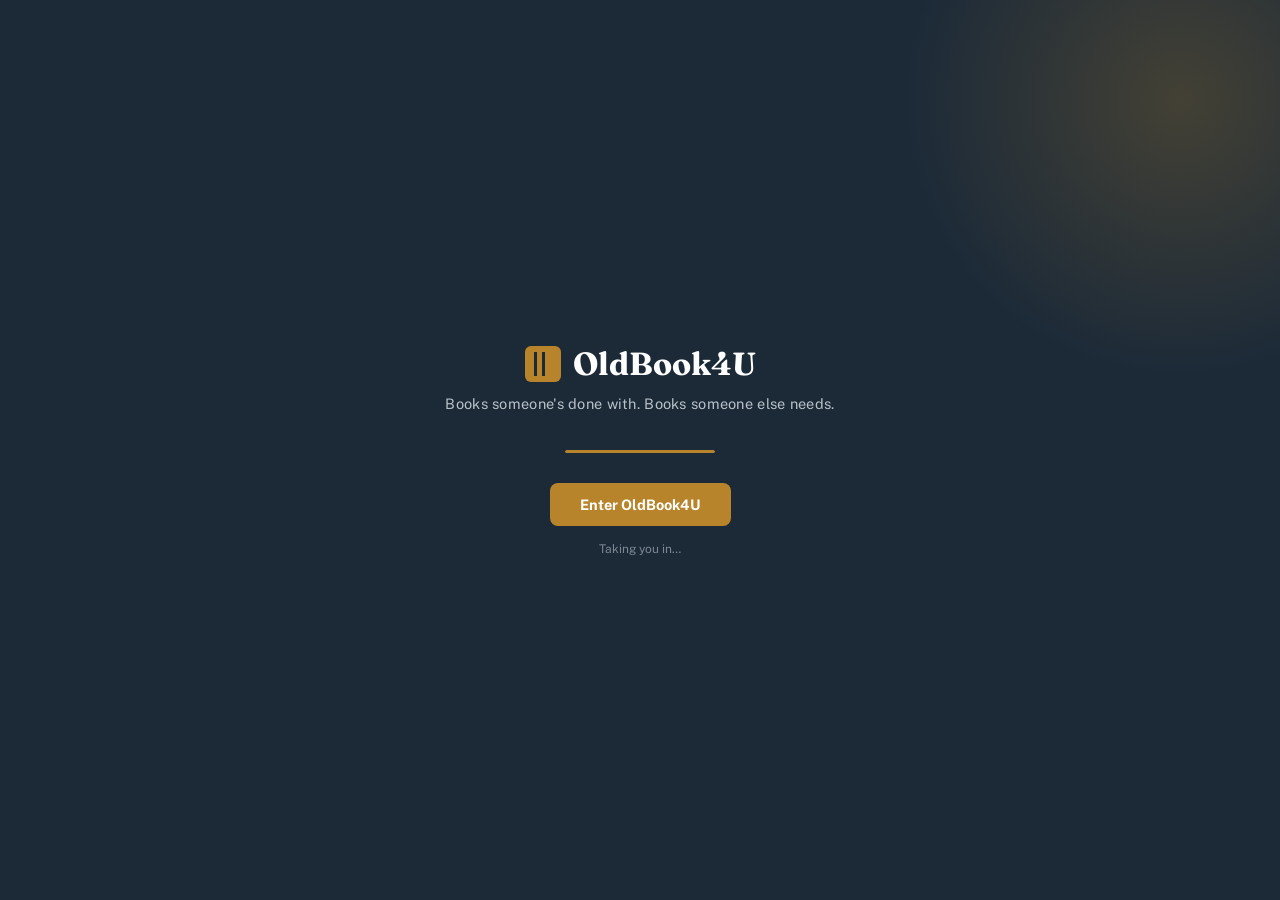
<file: index.html>
<!DOCTYPE html>
<html lang="en">
<head>
<meta charset="UTF-8">
<meta name="viewport" content="width=device-width, initial-scale=1.0">
<title>OldBook4U — Buy & sell used books near you</title>
<meta name="description" content="Find secondhand school, college and entrance exam books near you, or sell the ones you've outgrown.">
<link rel="preconnect" href="https://fonts.googleapis.com">
<link href="https://fonts.googleapis.com/css2?family=Fraunces:ital,opsz,wght@0,9..144,500;0,9..144,600;0,9..144,700&family=Public+Sans:wght@400;500;600;700&display=swap" rel="stylesheet">
<style>
  *{box-sizing:border-box; margin:0; padding:0;}
  html,body{ height:100%; }
  body{
    background:#1C2A38;
    color:#F3EEDF;
    font-family:'Public Sans', sans-serif;
    display:flex; align-items:center; justify-content:center;
    overflow:hidden;
    position:relative;
  }
  .glow{
    position:absolute; width:600px; height:600px; border-radius:50%;
    background:radial-gradient(circle, rgba(184,132,43,0.25), transparent 65%);
    top:-200px; right:-200px; pointer-events:none;
  }
  .splash{
    text-align:center; position:relative; z-index:2;
    animation:riseIn .7s ease both;
  }
  @keyframes riseIn{ from{opacity:0; transform:translateY(14px);} to{opacity:1; transform:translateY(0);} }

  .logo{
    display:flex; align-items:center; justify-content:center; gap:12px;
    font-family:'Fraunces', serif; font-weight:700; font-size:32px; color:#fff;
  }
  .mark{
    width:36px; height:36px; background:#B8842B; border-radius:6px; position:relative; flex:none;
  }
  .mark::after,.mark::before{ content:""; position:absolute; top:6px; bottom:6px; width:3px; background:#1C2A38; }
  .mark::after{ left:9px; }
  .mark::before{ left:17px; }

  .tagline{ margin-top:12px; font-size:14.5px; color:#B7C0C8; letter-spacing:.02em; }

  .loader{
    margin:38px auto 0;
    width:150px; height:3px; background:rgba(255,255,255,0.12); border-radius:99px; overflow:hidden;
  }
  .loader-bar{
    height:100%; width:0%; background:#B8842B; border-radius:99px;
    animation:load 1.1s ease forwards;
  }
  @keyframes load{ to{ width:100%; } }

  .enter-btn{
    display:none;
    margin-top:30px;
    background:#B8842B; color:#fff; border:none;
    padding:13px 30px; border-radius:8px;
    font-family:'Public Sans', sans-serif; font-weight:700; font-size:14.5px;
    cursor:pointer;
  }
  .enter-btn:hover{ background:#8F6420; }

  .skip-note{ margin-top:16px; font-size:12px; color:#7C8792; }
</style>
</head>
<body>
  <div class="glow"></div>
  <div class="splash">
    <div class="logo"><span class="mark"></span> OldBook4U</div>
    <p class="tagline">Books someone's done with. Books someone else needs.</p>
    <div class="loader"><div class="loader-bar" id="loaderBar"></div></div>
    <button class="enter-btn" id="enterBtn" onclick="goToApp()">Enter OldBook4U</button>
    <p class="skip-note" id="skipNote">Loading your local book marketplace…</p>
  </div>

<script>
  function goToApp(){
    window.location.href = 'app.html';
  }
  // Auto-advance shortly after the loader finishes; also offer a manual
  // button in case the browser blocks auto-redirects.
  setTimeout(() => {
    document.getElementById('enterBtn').style.display = 'inline-block';
    document.getElementById('skipNote').textContent = "Taking you in…";
  }, 900);
  setTimeout(goToApp, 1500);
</script>
</body>
</html>
</file>
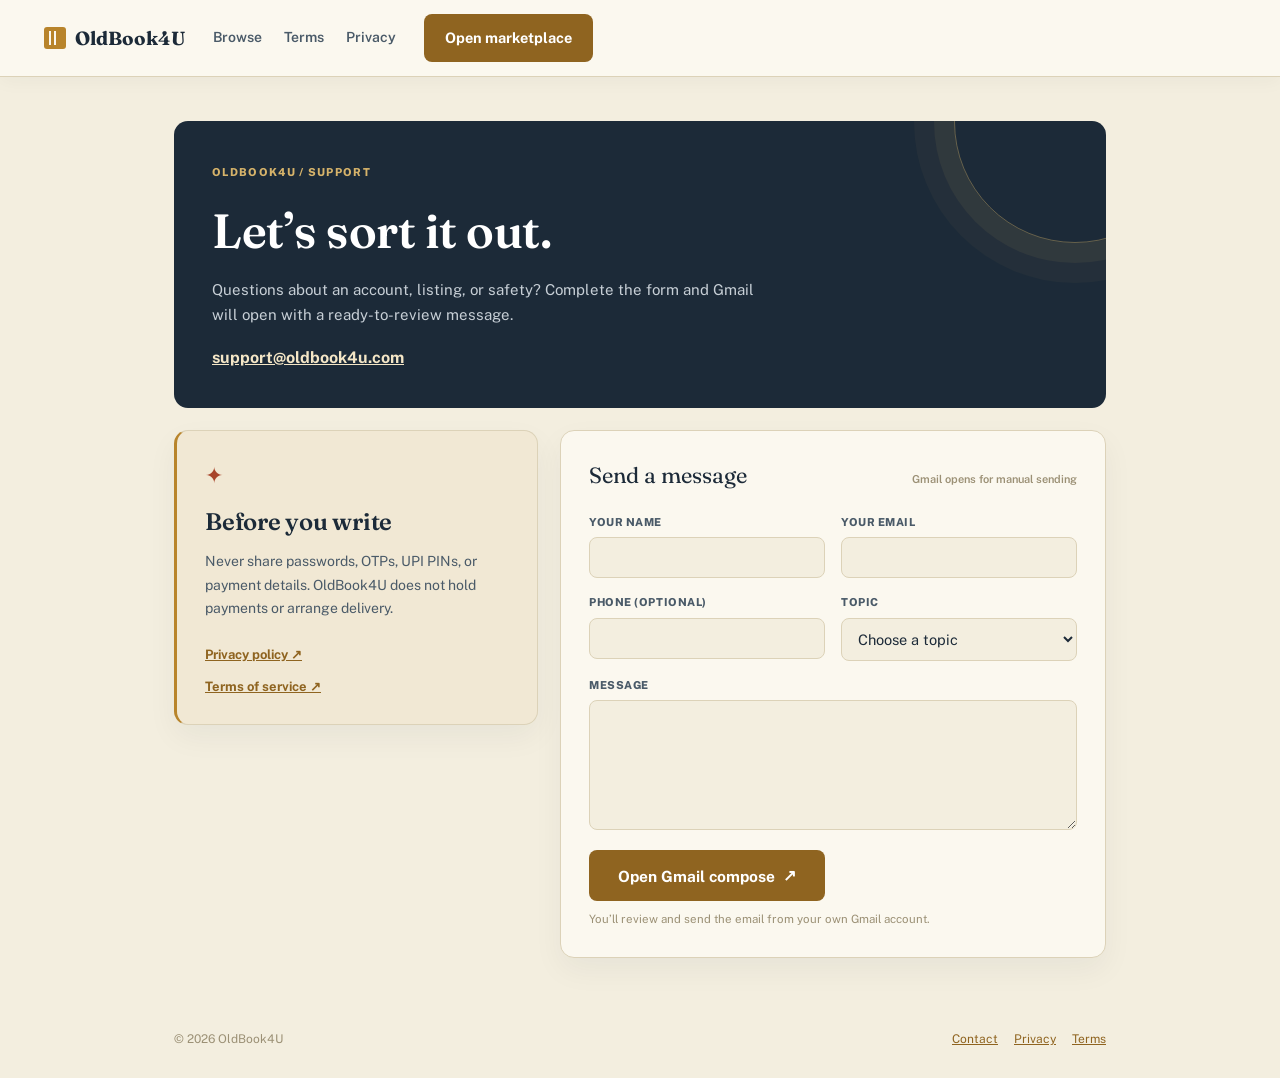
<file: contact.html>
<!DOCTYPE html>
<html lang="en">
<head>
<meta charset="UTF-8">
<meta name="viewport" content="width=device-width, initial-scale=1.0">
<title>Contact OldBook4U</title>
<meta name="description" content="Contact OldBook4U support.">
<link rel="preconnect" href="https://fonts.googleapis.com">
<link href="https://fonts.googleapis.com/css2?family=Fraunces:ital,opsz,wght@0,9..144,400;0,9..144,500;0,9..144,600;0,9..144,700&family=Public+Sans:wght@400;500;600;700;800&display=swap" rel="stylesheet">
<link rel="stylesheet" href="style.css">
</head>
<body class="contact-body">
<header class="navbar">
  <div class="nav-inner">
    <a href="app.html" class="logo"><span class="mark"></span> OldBook4U</a>
    <nav class="nav-links"><a href="app.html">Browse</a><a href="tos.html">Terms</a><a href="privacypolicy.html">Privacy</a></nav>
    <div class="nav-actions"><a class="btn btn-solid" href="app.html">Open marketplace</a></div>
  </div>
</header>
<main class="contact-page">
  <section class="contact-intro">
    <span class="contact-eyebrow">OldBook4U / Support</span>
    <h1>Let’s sort it out.</h1>
    <p>Questions about an account, listing, or safety? Complete the form and Gmail will open with a ready-to-review message.</p>
    <a class="contact-email" href="mailto:support@oldbook4u.com">support@oldbook4u.com</a>
  </section>
  <section class="contact-layout">
    <div class="contact-note">
      <span class="contact-note-mark">✦</span>
      <h2>Before you write</h2>
      <p>Never share passwords, OTPs, UPI PINs, or payment details. OldBook4U does not hold payments or arrange delivery.</p>
      <div class="contact-note-links"><a href="privacypolicy.html">Privacy policy <span>↗</span></a><a href="tos.html">Terms of service <span>↗</span></a></div>
    </div>
    <form class="contact-form" id="contactForm">
      <div class="contact-form-heading"><span>Send a message</span><small>Gmail opens for manual sending</small></div>
      <div class="contact-form-grid">
        <label class="field"><span>Your name</span><input id="contactName" maxlength="100" required></label>
        <label class="field"><span>Your email</span><input id="contactEmail" type="email" maxlength="160" required></label>
        <label class="field"><span>Phone (optional)</span><input id="contactPhone" type="tel" maxlength="20"></label>
        <label class="field"><span>Topic</span><select id="contactTopic" required><option value="">Choose a topic</option><option>Account help</option><option>Listing or seller report</option><option>Safety concern</option><option>Technical issue</option><option>General question</option></select></label>
        <label class="field field-full"><span>Message</span><textarea id="contactMessage" maxlength="2000" required></textarea></label>
      </div>
      <button class="btn btn-solid btn-large" type="submit">Open Gmail compose <span>↗</span></button>
      <p class="contact-form-foot">You’ll review and send the email from your own Gmail account.</p>
    </form>
  </section>
</main>
<footer class="legal-footer contact-footer"><span>© 2026 OldBook4U</span><span><a href="contact.html">Contact</a><a href="privacypolicy.html">Privacy</a><a href="tos.html">Terms</a></span></footer>
<script>
document.getElementById('contactForm').addEventListener('submit', function (event) {
  event.preventDefault();
  const fields = id => document.getElementById(id).value.trim();
  const topic = fields('contactTopic');
  const body = ['Name: ' + fields('contactName'), 'Email: ' + fields('contactEmail'), fields('contactPhone') ? 'Phone: ' + fields('contactPhone') : '', 'Topic: ' + topic, '', fields('contactMessage')].filter(Boolean).join('\n');
  const url = 'https://mail.google.com/mail/?view=cm&fs=1&to=' + encodeURIComponent('support@oldbook4u.com') + '&su=' + encodeURIComponent('[OldBook4U] ' + topic) + '&body=' + encodeURIComponent(body);
  window.open(url, '_blank', 'noopener,noreferrer');
});
</script>
</body>
</html>
</file>
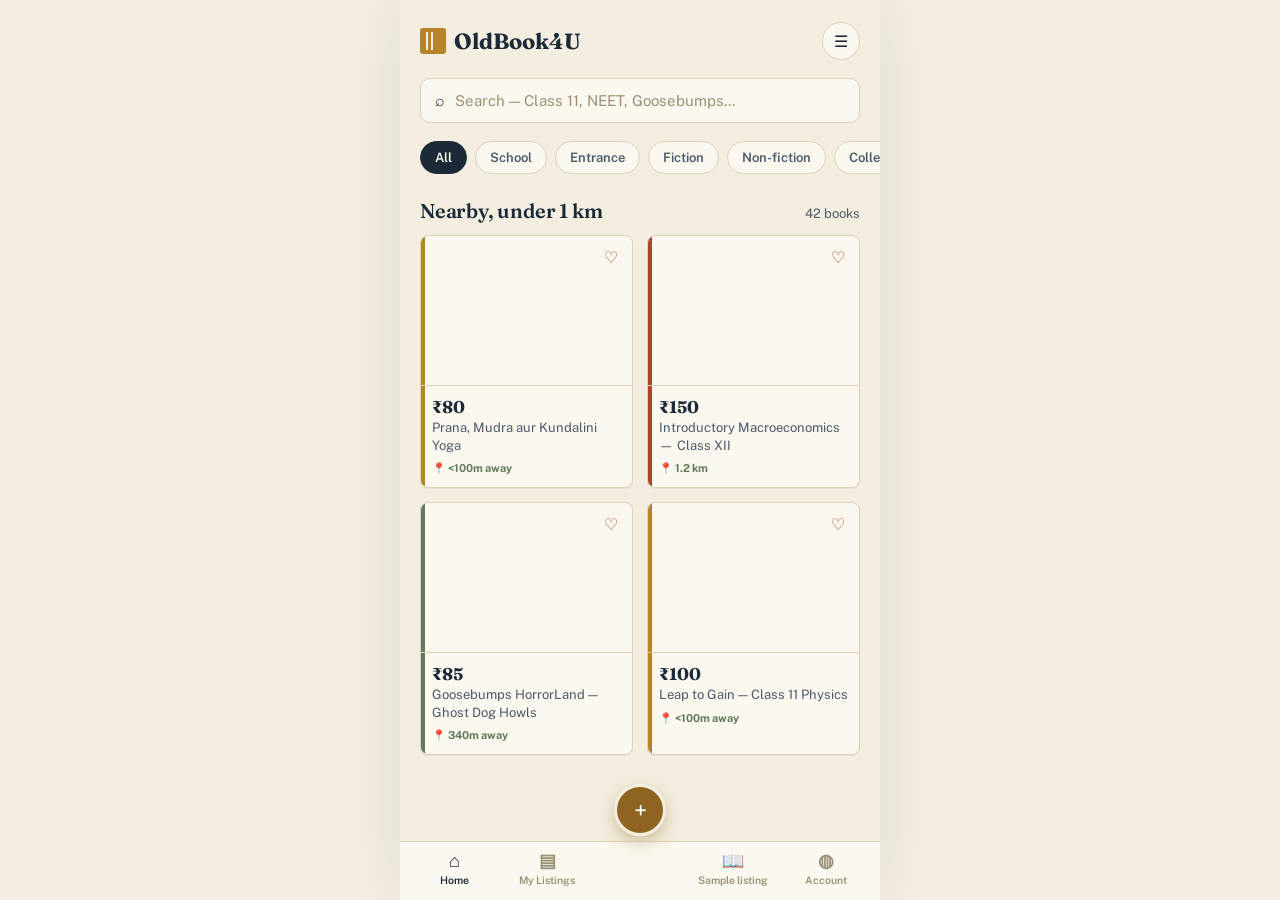
<file: oldbook4u-prototype.html>
<!DOCTYPE html>
<html lang="en">
<head>
<meta charset="UTF-8">
<meta name="viewport" content="width=device-width, initial-scale=1.0">
<title>OldBook4U — Buy & sell used books nearby</title>
<link rel="preconnect" href="https://fonts.googleapis.com">
<link href="https://fonts.googleapis.com/css2?family=Fraunces:ital,opsz,wght@0,9..144,400;0,9..144,500;0,9..144,600;0,9..144,700;1,9..144,500&family=Public+Sans:wght@400;500;600;700;800&display=swap" rel="stylesheet">
<style>
  :root{
    --ink:#1C2A38;
    --ink-soft:#4A5A68;
    --paper:#F3EEDF;
    --paper-raised:#FBF8EF;
    --gold:#B8842B;
    --gold-deep:#8F6420;
    --brick:#A8452B;
    --sage:#5F7A5C;
    --line:#DCD2B8;
    --line-soft:#E8E1CC;
    --shadow: 0 1px 0 rgba(28,42,56,0.06);
  }
  *{box-sizing:border-box; margin:0; padding:0;}
  body{
    background:var(--paper);
    color:var(--ink);
    font-family:'Public Sans', sans-serif;
    -webkit-font-smoothing:antialiased;
  }
  h1,h2,h3,.display{
    font-family:'Fraunces', serif;
    font-weight:600;
    letter-spacing:-0.01em;
  }
  a{color:inherit; text-decoration:none;}
  button{font-family:inherit; cursor:pointer;}

  /* ---------- Layout shell ---------- */
  .app{
    max-width:480px;
    margin:0 auto;
    min-height:100vh;
    background:var(--paper);
    position:relative;
    display:flex;
    flex-direction:column;
    box-shadow: 0 0 60px rgba(28,42,56,0.08);
  }
  .topbar{
    display:flex;
    align-items:center;
    justify-content:space-between;
    padding:22px 20px 14px;
  }
  .logo{
    font-family:'Fraunces', serif;
    font-weight:700;
    font-size:22px;
    display:flex;
    align-items:center;
    gap:8px;
    color:var(--ink);
  }
  .logo .mark{
    width:26px; height:26px;
    background:var(--gold);
    border-radius:3px;
    position:relative;
    flex:none;
  }
  .logo .mark::after{
    content:"";
    position:absolute; left:6px; top:4px; bottom:4px; width:2px;
    background:var(--paper);
  }
  .logo .mark::before{
    content:"";
    position:absolute; left:11px; top:4px; bottom:4px; width:2px;
    background:var(--paper);
  }
  .icon-btn{
    width:38px; height:38px;
    border-radius:50%;
    border:1px solid var(--line);
    background:var(--paper-raised);
    display:flex; align-items:center; justify-content:center;
    color:var(--ink);
  }

  .content{ flex:1; padding-bottom:92px; }
  .screen{ display:none; animation: fade .25s ease; }
  .screen.active{ display:block; }
  @keyframes fade{ from{opacity:0; transform:translateY(6px);} to{opacity:1; transform:translateY(0);} }

  /* ---------- Search ---------- */
  .search-wrap{ padding: 4px 20px 18px; }
  .search{
    display:flex; align-items:center; gap:10px;
    background:var(--paper-raised);
    border:1px solid var(--line);
    border-radius:10px;
    padding:12px 14px;
  }
  .search input{
    border:none; outline:none; background:transparent;
    font-family:'Public Sans', sans-serif; font-size:15px; color:var(--ink);
    width:100%;
  }
  .search input::placeholder{ color:#9B9075; }

  /* ---------- Section heading ---------- */
  .sec-head{
    display:flex; align-items:baseline; justify-content:space-between;
    padding: 6px 20px 12px;
  }
  .sec-head h2{ font-size:20px; }
  .sec-head .count{ font-size:13px; color:var(--ink-soft); }

  .chips{ display:flex; gap:8px; padding: 0 20px 18px; overflow-x:auto; }
  .chip{
    flex:none;
    font-size:13px; font-weight:600;
    padding:8px 14px;
    border-radius:999px;
    border:1px solid var(--line);
    background:var(--paper-raised);
    color:var(--ink-soft);
    white-space:nowrap;
  }
  .chip.active{ background:var(--ink); color:var(--paper-raised); border-color:var(--ink); }

  /* ---------- Book grid ---------- */
  .grid{
    display:grid;
    grid-template-columns:1fr 1fr;
    gap:14px;
    padding:0 20px 26px;
  }
  .book-card{
    background:var(--paper-raised);
    border:1px solid var(--line);
    border-radius:8px;
    overflow:hidden;
    position:relative;
    box-shadow:var(--shadow);
  }
  .book-card .spine{
    position:absolute; left:0; top:0; bottom:0; width:4px;
  }
  .book-cover{
    height:150px;
    background-size:cover; background-position:center;
    position:relative;
    border-bottom:1px solid var(--line);
  }
  .badge-sold{
    position:absolute; top:8px; left:8px;
    background:var(--brick); color:#fff;
    font-size:10px; font-weight:700; letter-spacing:.03em;
    padding:3px 8px; border-radius:4px;
  }
  .fav{
    position:absolute; top:8px; right:8px;
    width:26px; height:26px; border-radius:50%;
    background:rgba(251,248,239,0.9);
    display:flex; align-items:center; justify-content:center;
    color:var(--brick);
  }
  .book-info{ padding:10px 11px 12px; }
  .book-price{ font-family:'Fraunces', serif; font-weight:700; font-size:17px; color:var(--ink); }
  .book-title{
    font-size:13px; color:var(--ink-soft); margin-top:2px;
    display:-webkit-box; -webkit-line-clamp:2; -webkit-box-orient:vertical; overflow:hidden;
    line-height:1.35;
  }
  .book-meta{
    display:flex; align-items:center; gap:4px;
    margin-top:8px; font-size:11px; color:var(--sage); font-weight:700;
  }

  /* ---------- Detail screen ---------- */
  .detail-hero{
    height:230px;
    background-size:cover; background-position:center;
    position:relative;
  }
  .detail-topbar{
    position:absolute; top:0; left:0; right:0;
    display:flex; justify-content:space-between; align-items:center;
    padding:18px 16px;
  }
  .detail-topbar .icon-btn{ background:rgba(251,248,239,0.92); }
  .detail-body{ padding:22px 20px 0; }
  .price-row{ display:flex; align-items:center; justify-content:space-between; }
  .price-row .price{ font-size:28px; font-family:'Fraunces',serif; font-weight:700; }
  .price-row .actions{ display:flex; gap:10px; }
  .title-detail{ font-size:19px; margin-top:6px; line-height:1.35; font-weight:500; }
  .meta-row{
    display:flex; gap:10px; margin-top:16px; flex-wrap:wrap;
  }
  .meta-pill{
    font-size:12px; font-weight:600; color:var(--ink-soft);
    border:1px solid var(--line); border-radius:7px; padding:7px 11px;
    display:flex; align-items:center; gap:6px;
  }
  .location-card{
    margin-top:18px;
    border:1px solid var(--line); border-radius:10px;
    padding:14px 16px;
    display:flex; align-items:center; justify-content:space-between;
    background:var(--paper-raised);
  }
  .location-card .label{ font-size:11px; text-transform:uppercase; letter-spacing:.06em; color:#9B9075; font-weight:700;}
  .location-card .place{ font-size:15px; margin-top:2px; font-weight:600;}
  .dist-pill{
    font-size:12px; font-weight:700; color:var(--sage);
    background:#EAEFE6; padding:6px 10px; border-radius:999px;
    display:flex; align-items:center; gap:4px;
  }

  .safety-card{
    margin:18px 20px 0;
    border:1px solid var(--line);
    border-left:3px solid var(--brick);
    border-radius:8px;
    padding:16px 16px 14px;
    background:var(--paper-raised);
  }
  .safety-card h3{ font-size:15px; display:flex; align-items:center; gap:8px; color:var(--brick); font-weight:700;}
  .safety-card ul{ list-style:none; margin-top:10px; }
  .safety-card li{ font-size:13px; color:var(--ink-soft); padding:6px 0; display:flex; gap:8px; line-height:1.4;}
  .safety-card li::before{ content:"–"; color:var(--brick); font-weight:700; flex:none; }
  .safety-card .disclaimer{ font-size:11.5px; color:#9B9075; margin-top:10px; padding-top:10px; border-top:1px solid var(--line-soft); line-height:1.5;}

  .seller-strip{
    margin:20px 20px 0;
    display:flex; align-items:center; justify-content:space-between;
    padding:14px 16px;
    border:1px solid var(--line); border-radius:10px;
  }
  .seller-strip .who{ display:flex; align-items:center; gap:10px; }
  .avatar{
    width:38px; height:38px; border-radius:50%;
    background:var(--ink); color:var(--paper);
    display:flex; align-items:center; justify-content:center;
    font-family:'Fraunces',serif; font-weight:700; font-size:15px;
  }
  .seller-strip .sname{ font-size:14px; font-weight:700; }
  .seller-strip .ssub{ font-size:12px; color:var(--ink-soft); }
  .link-arrow{ font-size:13px; font-weight:700; color:var(--gold-deep); display:flex; align-items:center; gap:4px;}

  .contact-bar{
    padding:18px 20px 26px;
    display:flex; gap:10px;
  }
  .btn{
    flex:1;
    display:flex; align-items:center; justify-content:center; gap:8px;
    padding:15px 0;
    border-radius:10px;
    font-size:15px; font-weight:700;
    border:1.5px solid transparent;
  }
  .btn-outline{ border-color:var(--ink); color:var(--ink); background:transparent; }
  .btn-call{ background:var(--ink); color:var(--paper); }
  .btn-whatsapp{ background:#3E7350; color:#fff; }

  .report-link{ text-align:center; margin-top:14px; font-size:12.5px; color:#9B7A6A; text-decoration:underline; }

  /* ---------- Sell form ---------- */
  .form-wrap{ padding:20px; }
  .field{ margin-bottom:18px; }
  .field label{ font-size:12px; font-weight:700; text-transform:uppercase; letter-spacing:.05em; color:var(--ink-soft); display:block; margin-bottom:8px;}
  .field input, .field select, .field textarea{
    width:100%;
    border:1px solid var(--line);
    background:var(--paper-raised);
    border-radius:8px;
    padding:13px 14px;
    font-family:'Public Sans',sans-serif;
    font-size:14.5px;
    color:var(--ink);
    outline:none;
  }
  .field textarea{ resize:vertical; min-height:70px; }
  .field input:focus, .field select:focus, .field textarea:focus{ border-color:var(--gold); }
  .upload-box{
    border:1.5px dashed var(--line);
    border-radius:10px;
    padding:26px 14px;
    text-align:center;
    color:var(--ink-soft);
    font-size:13px;
    background:var(--paper-raised);
  }
  .upload-box .icon{ font-size:22px; margin-bottom:6px; }
  .submit-btn{
    width:100%; background:var(--gold-deep); color:#fff;
    padding:16px 0; border-radius:10px; font-size:15px; font-weight:700;
    margin-top:6px;
  }

  /* ---------- My listings (seller) ---------- */
  .listing-row{
    display:flex; gap:12px;
    padding:14px 20px;
    border-bottom:1px solid var(--line-soft);
  }
  .listing-row .thumb{
    width:64px; height:80px; border-radius:6px; background-size:cover; background-position:center; flex:none;
    border:1px solid var(--line);
  }
  .listing-row .info{ flex:1; min-width:0; }
  .listing-row .ltitle{ font-size:14px; font-weight:600; line-height:1.3;
    display:-webkit-box; -webkit-line-clamp:2; -webkit-box-orient:vertical; overflow:hidden;}
  .listing-row .lprice{ font-family:'Fraunces',serif; font-weight:700; margin-top:4px; font-size:15px;}
  .status-tag{
    display:inline-block; font-size:10.5px; font-weight:700; padding:3px 8px;
    border-radius:5px; margin-top:6px;
  }
  .status-tag.live{ background:#EAEFE6; color:var(--sage); }
  .status-tag.sold{ background:#F3E2DC; color:var(--brick); }
  .lactions{ display:flex; gap:8px; margin-top:9px; }
  .laction{
    font-size:11.5px; font-weight:700; padding:6px 10px;
    border-radius:6px; border:1px solid var(--line);
    background:var(--paper-raised); color:var(--ink-soft);
  }
  .laction.sold-btn{ color:var(--sage); border-color:#C8D6C4;}
  .laction.del-btn{ color:var(--brick); border-color:#E3C3B7;}
  .empty-state{
    text-align:center; padding:70px 30px;
    color:var(--ink-soft);
  }
  .empty-state .big{ font-size:38px; margin-bottom:14px; }
  .empty-state h3{ font-size:17px; color:var(--ink); margin-bottom:6px; }
  .empty-state p{ font-size:13.5px; line-height:1.5; }

  /* ---------- Bottom nav ---------- */
  .bottomnav{
    position:fixed; bottom:0; left:50%; transform:translateX(-50%);
    width:100%; max-width:480px;
    background:var(--paper-raised);
    border-top:1px solid var(--line);
    display:flex;
    padding:10px 8px 14px;
    z-index:20;
  }
  .navitem{
    flex:1;
    display:flex; flex-direction:column; align-items:center; gap:4px;
    font-size:10.5px; font-weight:600; color:#9B9075;
  }
  .navitem.active{ color:var(--ink); }
  .navitem .ni-icon{ font-size:18px; line-height:1; }
  .sell-fab{
    position:fixed; bottom:64px; left:50%; transform:translateX(-50%);
    width:52px; height:52px; border-radius:50%;
    background:var(--gold-deep);
    color:#fff; display:flex; align-items:center; justify-content:center;
    font-size:24px; font-weight:400;
    box-shadow:0 6px 16px rgba(143,100,32,0.35);
    z-index:21;
    border:3px solid var(--paper);
  }

  .section-title-bar{
    padding:20px 20px 4px;
  }
  .section-title-bar h1{ font-size:24px; }
  .section-title-bar p{ font-size:13.5px; color:var(--ink-soft); margin-top:4px; }
</style>
</head>
<body>

<div class="app">

  <!-- ================= HOME ================= -->
  <div class="screen active" id="screen-home">
    <div class="topbar">
      <div class="logo"><span class="mark"></span> OldBook4U</div>
      <div class="icon-btn" onclick="showScreen('account')">☰</div>
    </div>

    <div class="search-wrap">
      <div class="search">
        <span>⌕</span>
        <input placeholder="Search — Class 11, NEET, Goosebumps...">
      </div>
    </div>

    <div class="chips">
      <div class="chip active">All</div>
      <div class="chip">School</div>
      <div class="chip">Entrance</div>
      <div class="chip">Fiction</div>
      <div class="chip">Non-fiction</div>
      <div class="chip">College</div>
    </div>

    <div class="sec-head">
      <h2>Nearby, under 1&nbsp;km</h2>
      <span class="count">42 books</span>
    </div>

    <div class="grid">
      <div class="book-card" onclick="showScreen('detail')">
        <div class="spine" style="background:var(--gold)"></div>
        <div class="book-cover" style="background-image:url('https://images.unsplash.com/photo-1544947950-fa07a98d237f?w=400')">
          <div class="fav">♡</div>
        </div>
        <div class="book-info">
          <div class="book-price">₹80</div>
          <div class="book-title">Prana, Mudra aur Kundalini Yoga</div>
          <div class="book-meta">📍 &lt;100m away</div>
        </div>
      </div>
      <div class="book-card" onclick="showScreen('detail')">
        <div class="spine" style="background:var(--brick)"></div>
        <div class="book-cover" style="background-image:url('https://images.unsplash.com/photo-1535905557558-afc4877a26fc?w=400')">
          <div class="fav">♡</div>
        </div>
        <div class="book-info">
          <div class="book-price">₹150</div>
          <div class="book-title">Introductory Macroeconomics — Class XII</div>
          <div class="book-meta">📍 1.2 km</div>
        </div>
      </div>
      <div class="book-card" onclick="showScreen('detail')">
        <div class="spine" style="background:var(--sage)"></div>
        <div class="book-cover" style="background-image:url('https://images.unsplash.com/photo-1512820790803-83ca734da794?w=400')">
          <div class="fav">♡</div>
        </div>
        <div class="book-info">
          <div class="book-price">₹85</div>
          <div class="book-title">Goosebumps HorrorLand — Ghost Dog Howls</div>
          <div class="book-meta">📍 340m away</div>
        </div>
      </div>
      <div class="book-card" onclick="showScreen('detail')">
        <div class="spine" style="background:var(--gold)"></div>
        <div class="book-cover" style="background-image:url('https://images.unsplash.com/photo-1589998059171-988d887df646?w=400')">
          <div class="fav">♡</div>
        </div>
        <div class="book-info">
          <div class="book-price">₹100</div>
          <div class="book-title">Leap to Gain — Class 11 Physics</div>
          <div class="book-meta">📍 &lt;100m away</div>
        </div>
      </div>
    </div>
  </div>

  <!-- ================= BOOK DETAIL ================= -->
  <div class="screen" id="screen-detail">
    <div class="detail-hero" style="background-image:url('https://images.unsplash.com/photo-1544947950-fa07a98d237f?w=800')">
      <div class="detail-topbar">
        <div class="icon-btn" onclick="showScreen('home')">←</div>
        <div class="icon-btn">♡</div>
      </div>
    </div>
    <div class="detail-body">
      <div class="price-row">
        <div class="price">₹80</div>
      </div>
      <div class="title-detail">Prana, Mudra aur Kundalini Yoga</div>

      <div class="meta-row">
        <div class="meta-pill">📚 Health &amp; Yoga</div>
        <div class="meta-pill">📗 Good condition</div>
      </div>

      <div class="location-card">
        <div>
          <div class="label">Location</div>
          <div class="place">Gharoli, New Delhi</div>
        </div>
        <div class="dist-pill">📍 &lt;100 m</div>
      </div>
    </div>

    <div class="seller-strip">
      <div class="who">
        <div class="avatar">R</div>
        <div>
          <div class="sname">Rohit S.</div>
          <div class="ssub">Member since Jul 2026</div>
        </div>
      </div>
      <div class="link-arrow">More by seller →</div>
    </div>

    <div class="safety-card">
      <h3>🛡 Tips for a safe deal</h3>
      <ul>
        <li>Never pay or hand over the book in advance.</li>
        <li>Don't enter your UPI PIN while receiving money.</li>
        <li>Meet in a public place during daytime where possible.</li>
      </ul>
      <div class="disclaimer">OldBook4U connects buyers and sellers directly. We don't handle payment or delivery, so deal carefully.</div>
    </div>

    <div class="contact-bar">
      <button class="btn btn-outline" onclick="alert('Would open dialer: tel:+91XXXXXXXXXX')">📞 Call</button>
      <button class="btn btn-whatsapp" onclick="alert('Would open: wa.me/91XXXXXXXXXX?text=Hi, is this book still available?')">✆ WhatsApp</button>
    </div>
    <div class="report-link">Report this listing</div>
    <div style="height:30px"></div>
  </div>

  <!-- ================= SELL FORM ================= -->
  <div class="screen" id="screen-sell">
    <div class="topbar">
      <div class="icon-btn" onclick="showScreen('home')">←</div>
      <div class="logo" style="font-size:17px;">List a book</div>
      <div style="width:38px"></div>
    </div>

    <div class="form-wrap">
      <div class="field">
        <label>Book photo</label>
        <div class="upload-box">
          <div class="icon">📷</div>
          Tap to add a clear cover photo
        </div>
      </div>
      <div class="field">
        <label>Title</label>
        <input placeholder="e.g. NCERT Physics Class 12">
      </div>
      <div class="field">
        <label>Price (₹)</label>
        <input placeholder="e.g. 120" type="number">
      </div>
      <div class="field">
        <label>Category</label>
        <select>
          <option>School Books</option>
          <option>College Books</option>
          <option>Entrance Exam</option>
          <option>Fiction</option>
          <option>Non-Fiction</option>
        </select>
      </div>
      <div class="field">
        <label>Condition</label>
        <select>
          <option>Like new</option>
          <option>Good — light wear</option>
          <option>Fair — used but complete</option>
        </select>
      </div>
      <div class="field">
        <label>Your phone / WhatsApp number</label>
        <input placeholder="+91 " type="tel">
      </div>
      <div class="field">
        <label>Notes (optional)</label>
        <textarea placeholder="Any missing pages, edition year, etc."></textarea>
      </div>
      <button class="submit-btn" onclick="showScreen('mylistings')">Publish listing</button>
    </div>
  </div>

  <!-- ================= MY LISTINGS (seller side) ================= -->
  <div class="screen" id="screen-mylistings">
    <div class="section-title-bar">
      <h1>My listings</h1>
      <p>Manage what you've listed for sale</p>
    </div>

    <div class="listing-row">
      <div class="thumb" style="background-image:url('https://images.unsplash.com/photo-1544947950-fa07a98d237f?w=200')"></div>
      <div class="info">
        <div class="ltitle">Prana, Mudra aur Kundalini Yoga</div>
        <div class="lprice">₹80</div>
        <span class="status-tag live">Live</span>
        <div class="lactions">
          <button class="laction sold-btn">Mark as sold</button>
          <button class="laction del-btn">Delete</button>
        </div>
      </div>
    </div>

    <div class="listing-row">
      <div class="thumb" style="background-image:url('https://images.unsplash.com/photo-1589998059171-988d887df646?w=200')"></div>
      <div class="info">
        <div class="ltitle">Leap to Gain — Class 11 Physics</div>
        <div class="lprice">₹100</div>
        <span class="status-tag live">Live</span>
        <div class="lactions">
          <button class="laction sold-btn">Mark as sold</button>
          <button class="laction del-btn">Delete</button>
        </div>
      </div>
    </div>

    <div class="listing-row">
      <div class="thumb" style="background-image:url('https://images.unsplash.com/photo-1512820790803-83ca734da794?w=200'); opacity:.55"></div>
      <div class="info">
        <div class="ltitle">Goosebumps HorrorLand</div>
        <div class="lprice">₹85</div>
        <span class="status-tag sold">Sold</span>
        <div class="lactions">
          <button class="laction del-btn">Delete</button>
        </div>
      </div>
    </div>

  </div>

  <!-- ================= ACCOUNT ================= -->
  <div class="screen" id="screen-account">
    <div class="section-title-bar">
      <h1>Account</h1>
    </div>
    <div class="empty-state">
      <div class="big">📖</div>
      <h3>Not logged in</h3>
      <p>Log in to list books, chat with sellers,<br>and manage your listings.</p>
    </div>
  </div>

  <!-- ================= BOTTOM NAV ================= -->
  <div class="sell-fab" onclick="showScreen('sell')">+</div>
  <div class="bottomnav">
    <div class="navitem active" data-screen="home" onclick="showScreen('home')"><span class="ni-icon">⌂</span>Home</div>
    <div class="navitem" data-screen="mylistings" onclick="showScreen('mylistings')"><span class="ni-icon">▤</span>My Listings</div>
    <div class="navitem" style="opacity:0"><span class="ni-icon">+</span></div>
    <div class="navitem" data-screen="detail" onclick="showScreen('detail')"><span class="ni-icon">📖</span>Sample listing</div>
    <div class="navitem" data-screen="account" onclick="showScreen('account')"><span class="ni-icon">◍</span>Account</div>
  </div>

</div>

<script>
  function showScreen(name){
    document.querySelectorAll('.screen').forEach(s => s.classList.remove('active'));
    document.getElementById('screen-' + name).classList.add('active');
    document.querySelectorAll('.navitem').forEach(n => n.classList.remove('active'));
    const nav = document.querySelector('.navitem[data-screen="'+name+'"]');
    if(nav) nav.classList.add('active');
    document.querySelector('.app').scrollTop = 0;
    window.scrollTo(0,0);
  }
</script>

</body>
</html>
</file>
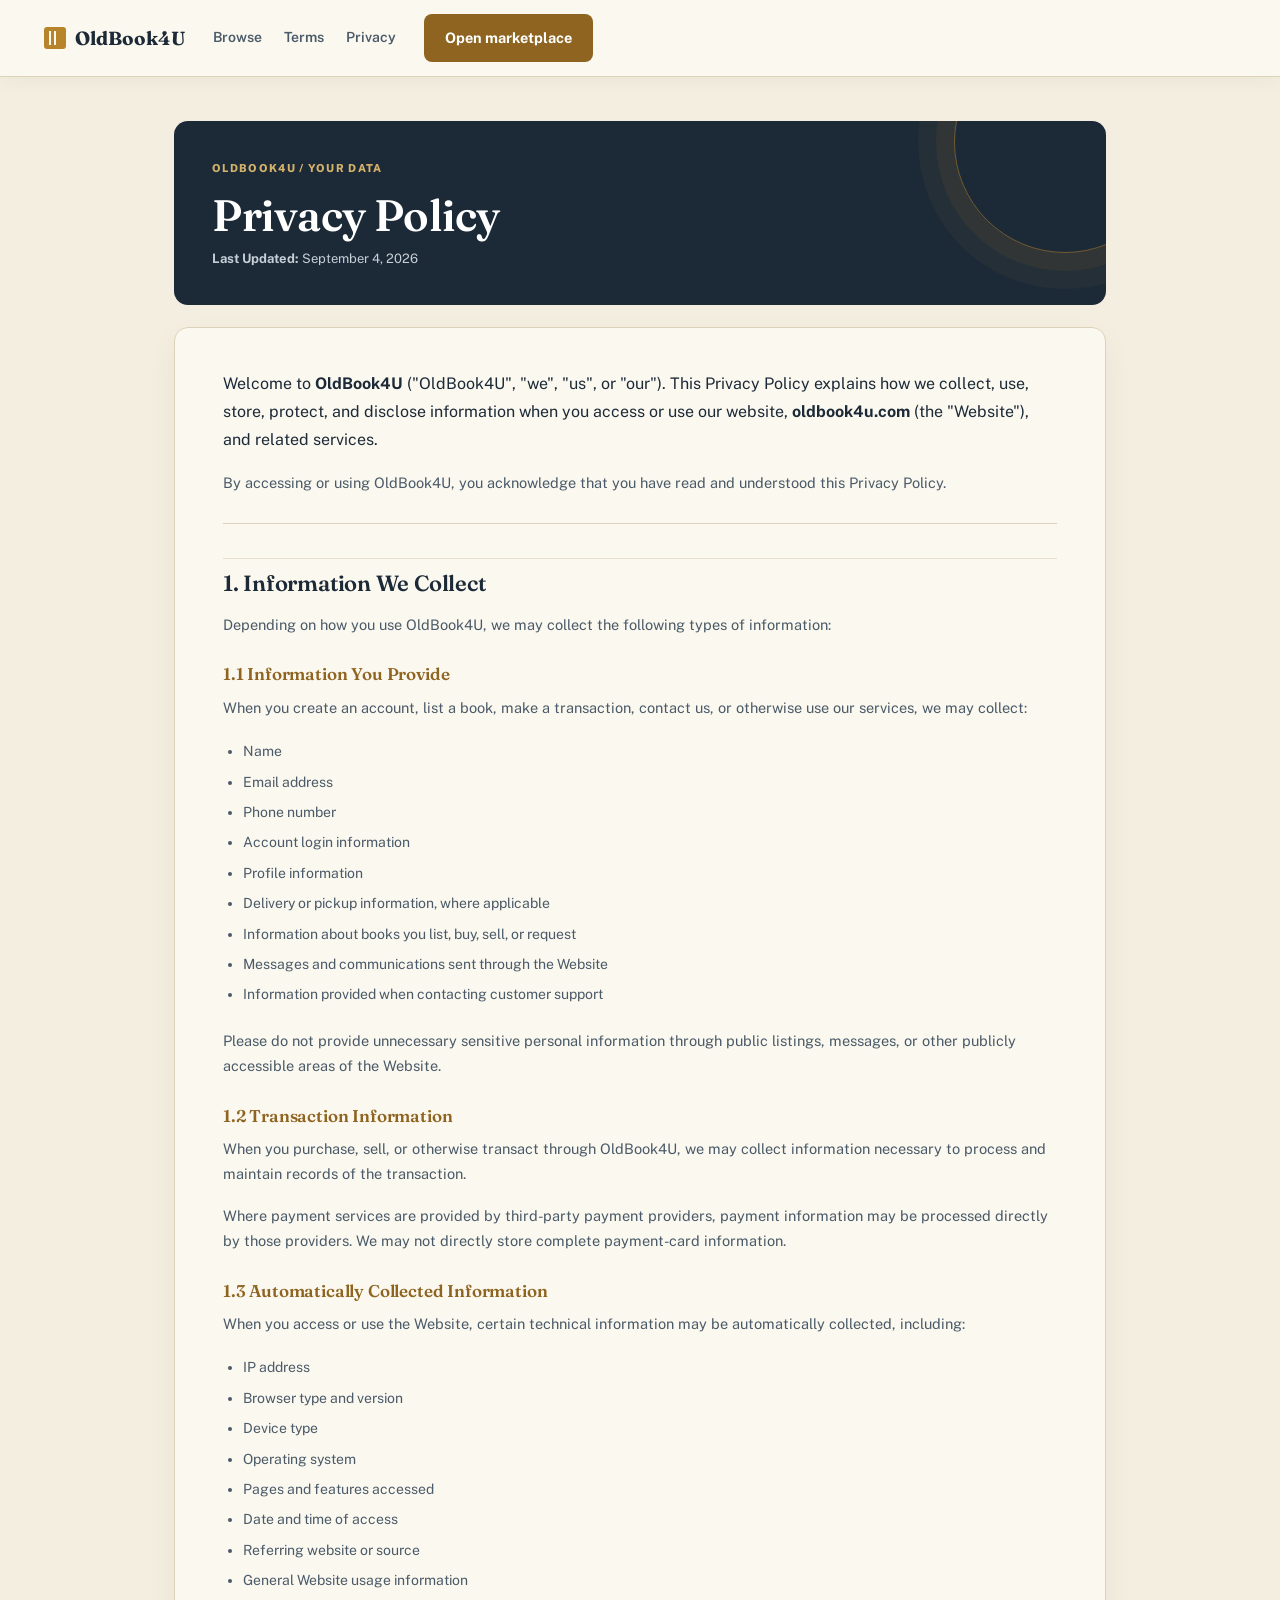
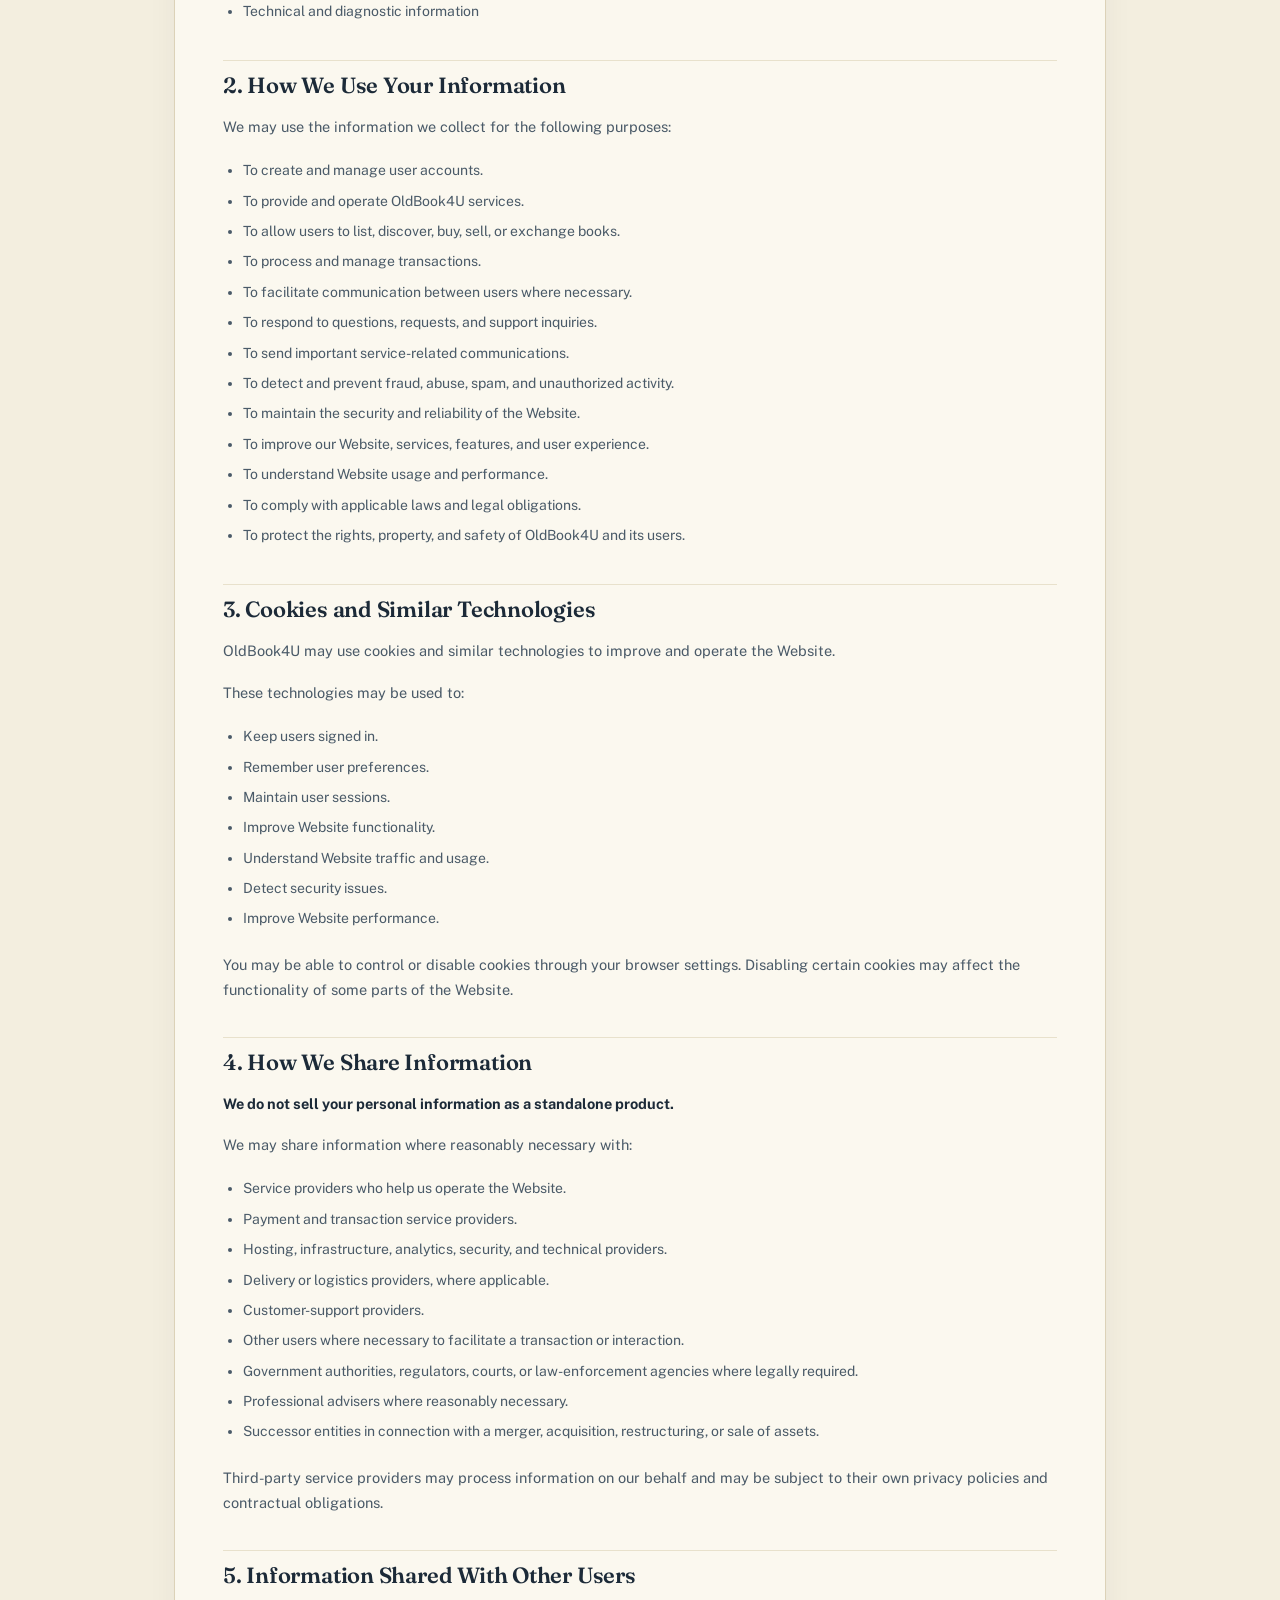
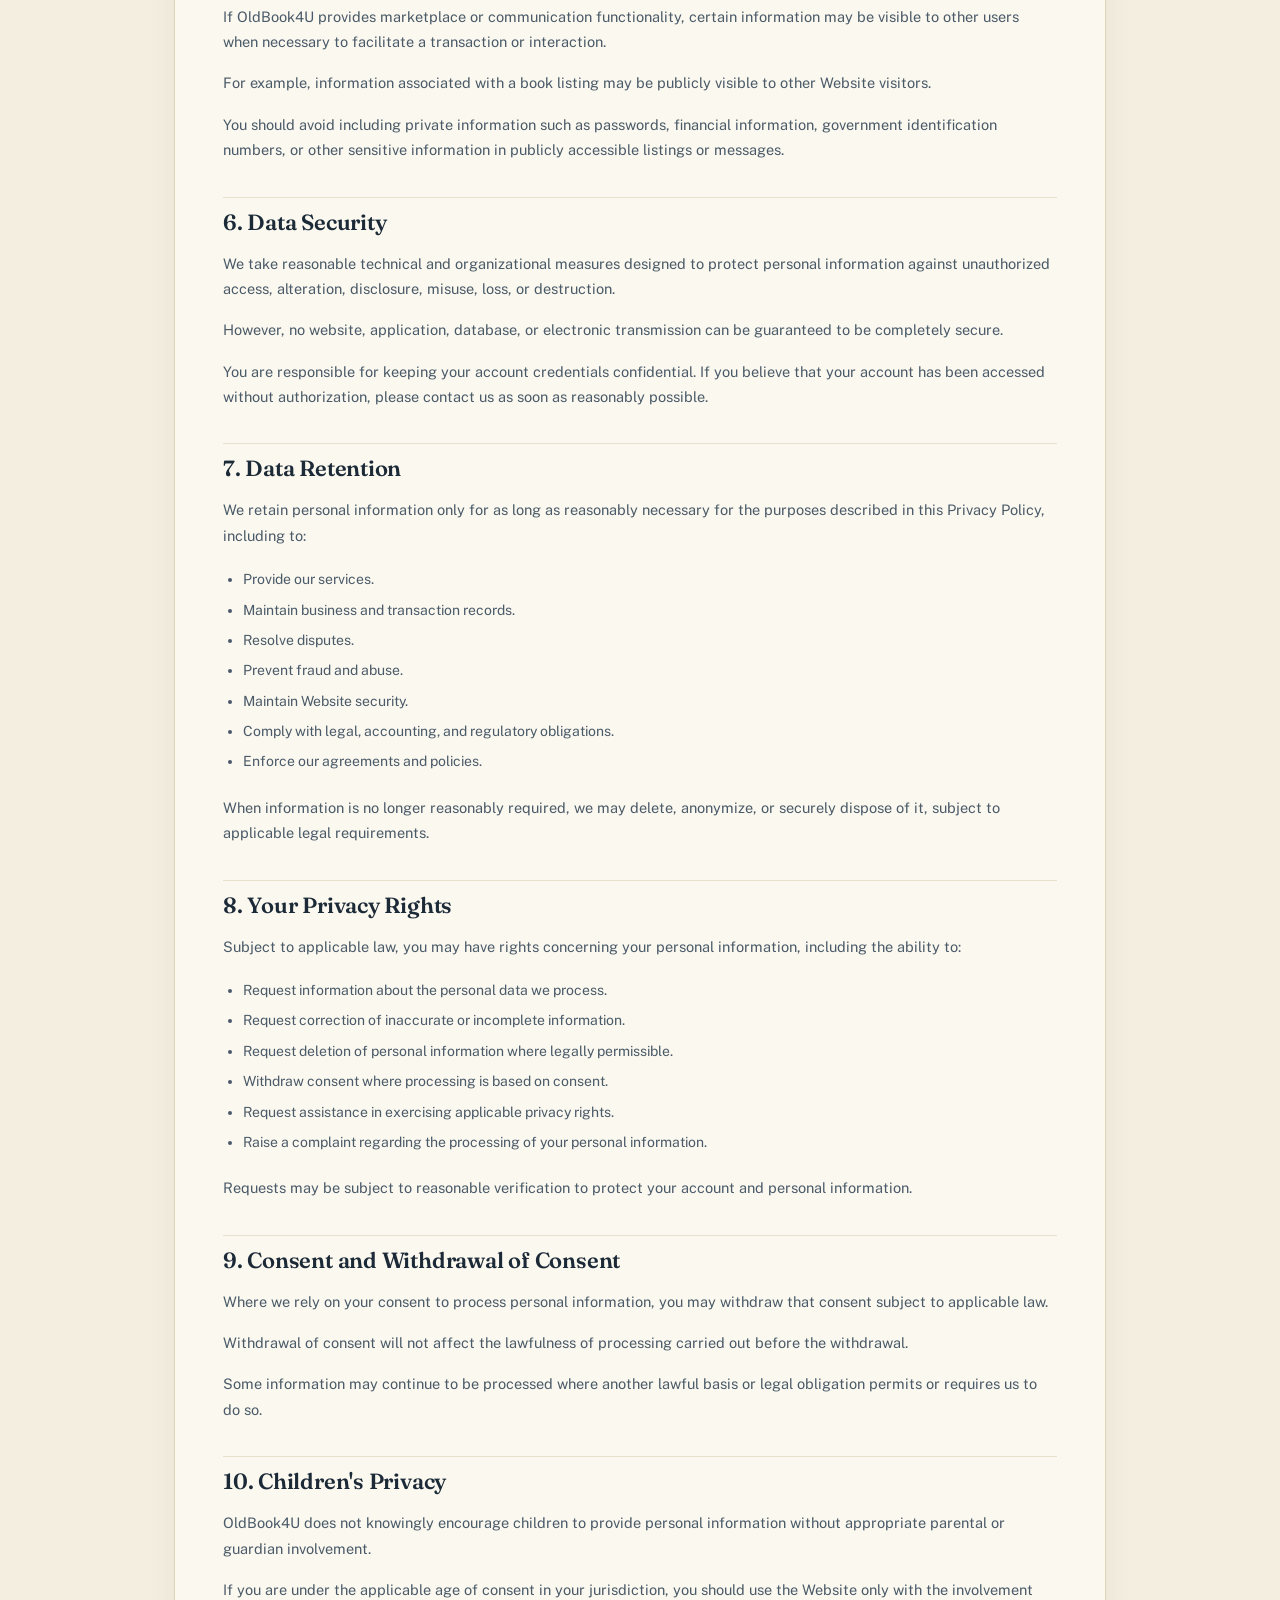
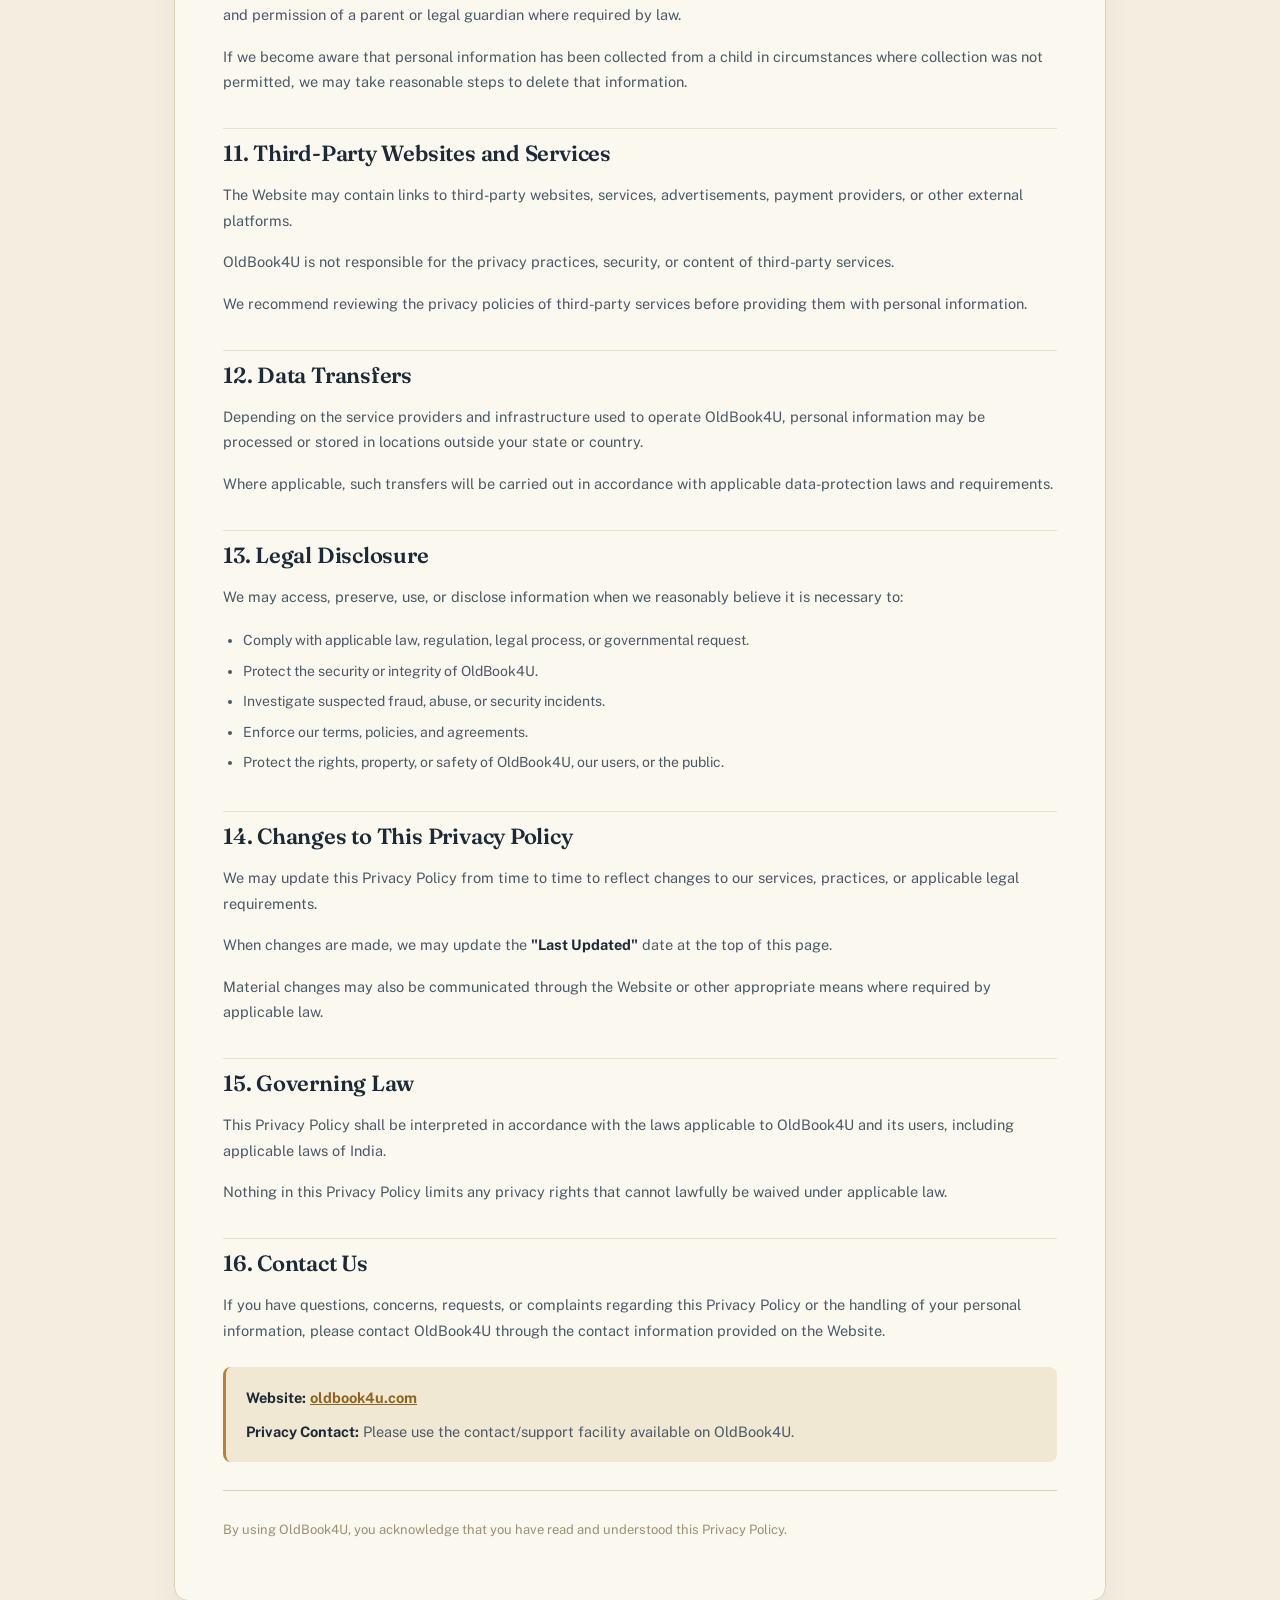
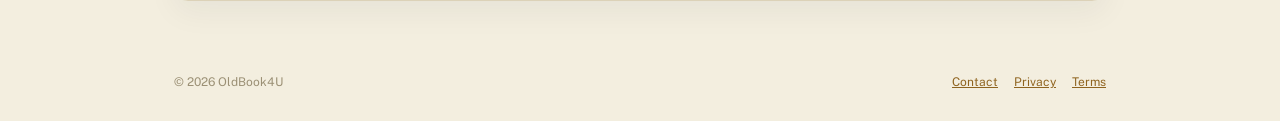
<file: privacypolicy.html>
<!DOCTYPE html>
<html lang="en">
<head>
<meta charset="UTF-8">
<meta name="viewport" content="width=device-width, initial-scale=1.0">
<title>Privacy Policy — OldBook4U</title>
<meta name="description" content="Read the OldBook4U privacy policy.">
<link rel="preconnect" href="https://fonts.googleapis.com">
<link href="https://fonts.googleapis.com/css2?family=Fraunces:ital,opsz,wght@0,9..144,400;0,9..144,500;0,9..144,600;0,9..144,700;1,9..144,500&family=Public+Sans:wght@400;500;600;700;800&display=swap" rel="stylesheet">
<link rel="stylesheet" href="style.css">
</head>
<body class="legal-body">
<header class="navbar">
  <div class="nav-inner">
    <a href="app.html" class="logo"><span class="mark"></span> OldBook4U</a>
    <nav class="nav-links"><a href="app.html">Browse</a><a href="tos.html">Terms</a><a href="privacypolicy.html">Privacy</a></nav>
    <div class="nav-actions"><a class="btn btn-solid" href="app.html">Open marketplace</a></div>
  </div>
</header>

<main class="legal-page">
  <div class="legal-hero">
    <span class="legal-eyebrow">OldBook4U / Your data</span>

  <h1 class="legal-title">
    Privacy Policy
  </h1>

  <p class="legal-updated">
    <strong>Last Updated:</strong> September 4, 2026
  </p>

  </div>

  <article class="legal-content">

  <p>
    Welcome to <strong>OldBook4U</strong> ("OldBook4U", "we", "us", or "our").
    This Privacy Policy explains how we collect, use, store, protect, and disclose
    information when you access or use our website,
    <strong>oldbook4u.com</strong> (the "Website"), and related services.
  </p>

  <p>
    By accessing or using OldBook4U, you acknowledge that you have read and
    understood this Privacy Policy.
  </p>

  <hr>

  <h2>1. Information We Collect</h2>

  <p>
    Depending on how you use OldBook4U, we may collect the following types of
    information:
  </p>

  <h3>1.1 Information You Provide</h3>

  <p>
    When you create an account, list a book, make a transaction, contact us,
    or otherwise use our services, we may collect:
  </p>

  <ul>
    <li>Name</li>
    <li>Email address</li>
    <li>Phone number</li>
    <li>Account login information</li>
    <li>Profile information</li>
    <li>Delivery or pickup information, where applicable</li>
    <li>Information about books you list, buy, sell, or request</li>
    <li>Messages and communications sent through the Website</li>
    <li>Information provided when contacting customer support</li>
  </ul>

  <p>
    Please do not provide unnecessary sensitive personal information through
    public listings, messages, or other publicly accessible areas of the Website.
  </p>

  <h3>1.2 Transaction Information</h3>

  <p>
    When you purchase, sell, or otherwise transact through OldBook4U, we may
    collect information necessary to process and maintain records of the
    transaction.
  </p>

  <p>
    Where payment services are provided by third-party payment providers,
    payment information may be processed directly by those providers. We may
    not directly store complete payment-card information.
  </p>

  <h3>1.3 Automatically Collected Information</h3>

  <p>
    When you access or use the Website, certain technical information may be
    automatically collected, including:
  </p>

  <ul>
    <li>IP address</li>
    <li>Browser type and version</li>
    <li>Device type</li>
    <li>Operating system</li>
    <li>Pages and features accessed</li>
    <li>Date and time of access</li>
    <li>Referring website or source</li>
    <li>General Website usage information</li>
    <li>Technical and diagnostic information</li>
  </ul>

  <h2>2. How We Use Your Information</h2>

  <p>
    We may use the information we collect for the following purposes:
  </p>

  <ul>
    <li>To create and manage user accounts.</li>
    <li>To provide and operate OldBook4U services.</li>
    <li>To allow users to list, discover, buy, sell, or exchange books.</li>
    <li>To process and manage transactions.</li>
    <li>To facilitate communication between users where necessary.</li>
    <li>To respond to questions, requests, and support inquiries.</li>
    <li>To send important service-related communications.</li>
    <li>To detect and prevent fraud, abuse, spam, and unauthorized activity.</li>
    <li>To maintain the security and reliability of the Website.</li>
    <li>To improve our Website, services, features, and user experience.</li>
    <li>To understand Website usage and performance.</li>
    <li>To comply with applicable laws and legal obligations.</li>
    <li>To protect the rights, property, and safety of OldBook4U and its users.</li>
  </ul>

  <h2>3. Cookies and Similar Technologies</h2>

  <p>
    OldBook4U may use cookies and similar technologies to improve and operate
    the Website.
  </p>

  <p>These technologies may be used to:</p>

  <ul>
    <li>Keep users signed in.</li>
    <li>Remember user preferences.</li>
    <li>Maintain user sessions.</li>
    <li>Improve Website functionality.</li>
    <li>Understand Website traffic and usage.</li>
    <li>Detect security issues.</li>
    <li>Improve Website performance.</li>
  </ul>

  <p>
    You may be able to control or disable cookies through your browser settings.
    Disabling certain cookies may affect the functionality of some parts of
    the Website.
  </p>

  <h2>4. How We Share Information</h2>

  <p>
    <strong>We do not sell your personal information as a standalone product.</strong>
  </p>

  <p>
    We may share information where reasonably necessary with:
  </p>

  <ul>
    <li>Service providers who help us operate the Website.</li>
    <li>Payment and transaction service providers.</li>
    <li>Hosting, infrastructure, analytics, security, and technical providers.</li>
    <li>Delivery or logistics providers, where applicable.</li>
    <li>Customer-support providers.</li>
    <li>Other users where necessary to facilitate a transaction or interaction.</li>
    <li>Government authorities, regulators, courts, or law-enforcement agencies where legally required.</li>
    <li>Professional advisers where reasonably necessary.</li>
    <li>Successor entities in connection with a merger, acquisition, restructuring, or sale of assets.</li>
  </ul>

  <p>
    Third-party service providers may process information on our behalf and may
    be subject to their own privacy policies and contractual obligations.
  </p>

  <h2>5. Information Shared With Other Users</h2>

  <p>
    If OldBook4U provides marketplace or communication functionality, certain
    information may be visible to other users when necessary to facilitate a
    transaction or interaction.
  </p>

  <p>
    For example, information associated with a book listing may be publicly
    visible to other Website visitors.
  </p>

  <p>
    You should avoid including private information such as passwords, financial
    information, government identification numbers, or other sensitive
    information in publicly accessible listings or messages.
  </p>

  <h2>6. Data Security</h2>

  <p>
    We take reasonable technical and organizational measures designed to protect
    personal information against unauthorized access, alteration, disclosure,
    misuse, loss, or destruction.
  </p>

  <p>
    However, no website, application, database, or electronic transmission can
    be guaranteed to be completely secure.
  </p>

  <p>
    You are responsible for keeping your account credentials confidential.
    If you believe that your account has been accessed without authorization,
    please contact us as soon as reasonably possible.
  </p>

  <h2>7. Data Retention</h2>

  <p>
    We retain personal information only for as long as reasonably necessary for
    the purposes described in this Privacy Policy, including to:
  </p>

  <ul>
    <li>Provide our services.</li>
    <li>Maintain business and transaction records.</li>
    <li>Resolve disputes.</li>
    <li>Prevent fraud and abuse.</li>
    <li>Maintain Website security.</li>
    <li>Comply with legal, accounting, and regulatory obligations.</li>
    <li>Enforce our agreements and policies.</li>
  </ul>

  <p>
    When information is no longer reasonably required, we may delete, anonymize,
    or securely dispose of it, subject to applicable legal requirements.
  </p>

  <h2>8. Your Privacy Rights</h2>

  <p>
    Subject to applicable law, you may have rights concerning your personal
    information, including the ability to:
  </p>

  <ul>
    <li>Request information about the personal data we process.</li>
    <li>Request correction of inaccurate or incomplete information.</li>
    <li>Request deletion of personal information where legally permissible.</li>
    <li>Withdraw consent where processing is based on consent.</li>
    <li>Request assistance in exercising applicable privacy rights.</li>
    <li>Raise a complaint regarding the processing of your personal information.</li>
  </ul>

  <p>
    Requests may be subject to reasonable verification to protect your account
    and personal information.
  </p>

  <h2>9. Consent and Withdrawal of Consent</h2>

  <p>
    Where we rely on your consent to process personal information, you may
    withdraw that consent subject to applicable law.
  </p>

  <p>
    Withdrawal of consent will not affect the lawfulness of processing carried
    out before the withdrawal.
  </p>

  <p>
    Some information may continue to be processed where another lawful basis or
    legal obligation permits or requires us to do so.
  </p>

  <h2>10. Children's Privacy</h2>

  <p>
    OldBook4U does not knowingly encourage children to provide personal
    information without appropriate parental or guardian involvement.
  </p>

  <p>
    If you are under the applicable age of consent in your jurisdiction, you
    should use the Website only with the involvement and permission of a parent
    or legal guardian where required by law.
  </p>

  <p>
    If we become aware that personal information has been collected from a
    child in circumstances where collection was not permitted, we may take
    reasonable steps to delete that information.
  </p>

  <h2>11. Third-Party Websites and Services</h2>

  <p>
    The Website may contain links to third-party websites, services,
    advertisements, payment providers, or other external platforms.
  </p>

  <p>
    OldBook4U is not responsible for the privacy practices, security, or content
    of third-party services.
  </p>

  <p>
    We recommend reviewing the privacy policies of third-party services before
    providing them with personal information.
  </p>

  <h2>12. Data Transfers</h2>

  <p>
    Depending on the service providers and infrastructure used to operate
    OldBook4U, personal information may be processed or stored in locations
    outside your state or country.
  </p>

  <p>
    Where applicable, such transfers will be carried out in accordance with
    applicable data-protection laws and requirements.
  </p>

  <h2>13. Legal Disclosure</h2>

  <p>
    We may access, preserve, use, or disclose information when we reasonably
    believe it is necessary to:
  </p>

  <ul>
    <li>Comply with applicable law, regulation, legal process, or governmental request.</li>
    <li>Protect the security or integrity of OldBook4U.</li>
    <li>Investigate suspected fraud, abuse, or security incidents.</li>
    <li>Enforce our terms, policies, and agreements.</li>
    <li>Protect the rights, property, or safety of OldBook4U, our users, or the public.</li>
  </ul>

  <h2>14. Changes to This Privacy Policy</h2>

  <p>
    We may update this Privacy Policy from time to time to reflect changes to
    our services, practices, or applicable legal requirements.
  </p>

  <p>
    When changes are made, we may update the
    <strong>"Last Updated"</strong> date at the top of this page.
  </p>

  <p>
    Material changes may also be communicated through the Website or other
    appropriate means where required by applicable law.
  </p>

  <h2>15. Governing Law</h2>

  <p>
    This Privacy Policy shall be interpreted in accordance with the laws
    applicable to OldBook4U and its users, including applicable laws of India.
  </p>

  <p>
    Nothing in this Privacy Policy limits any privacy rights that cannot
    lawfully be waived under applicable law.
  </p>

  <h2>16. Contact Us</h2>

  <p>
    If you have questions, concerns, requests, or complaints regarding this
    Privacy Policy or the handling of your personal information, please contact
    OldBook4U through the contact information provided on the Website.
  </p>

  <div class="legal-contact">
    <p>
      <strong>Website:</strong>
      <a href="https://oldbook4u.com" target="_blank" rel="noopener noreferrer">
        oldbook4u.com
      </a>
    </p>

<p>
  <strong>Privacy Contact:</strong>
  Please use the contact/support facility available on OldBook4U.
</p>
  </div>

  <hr>

  <p class="legal-note">
    By using OldBook4U, you acknowledge that you have read and understood this
    Privacy Policy.
  </p>

</article>
</main>

<footer class="legal-footer">
  <span>© 2026 OldBook4U</span>
  <span><a href="contact.html">Contact</a><a href="privacypolicy.html">Privacy</a><a href="tos.html">Terms</a></span>
</footer>
</body>
</html>
</file>
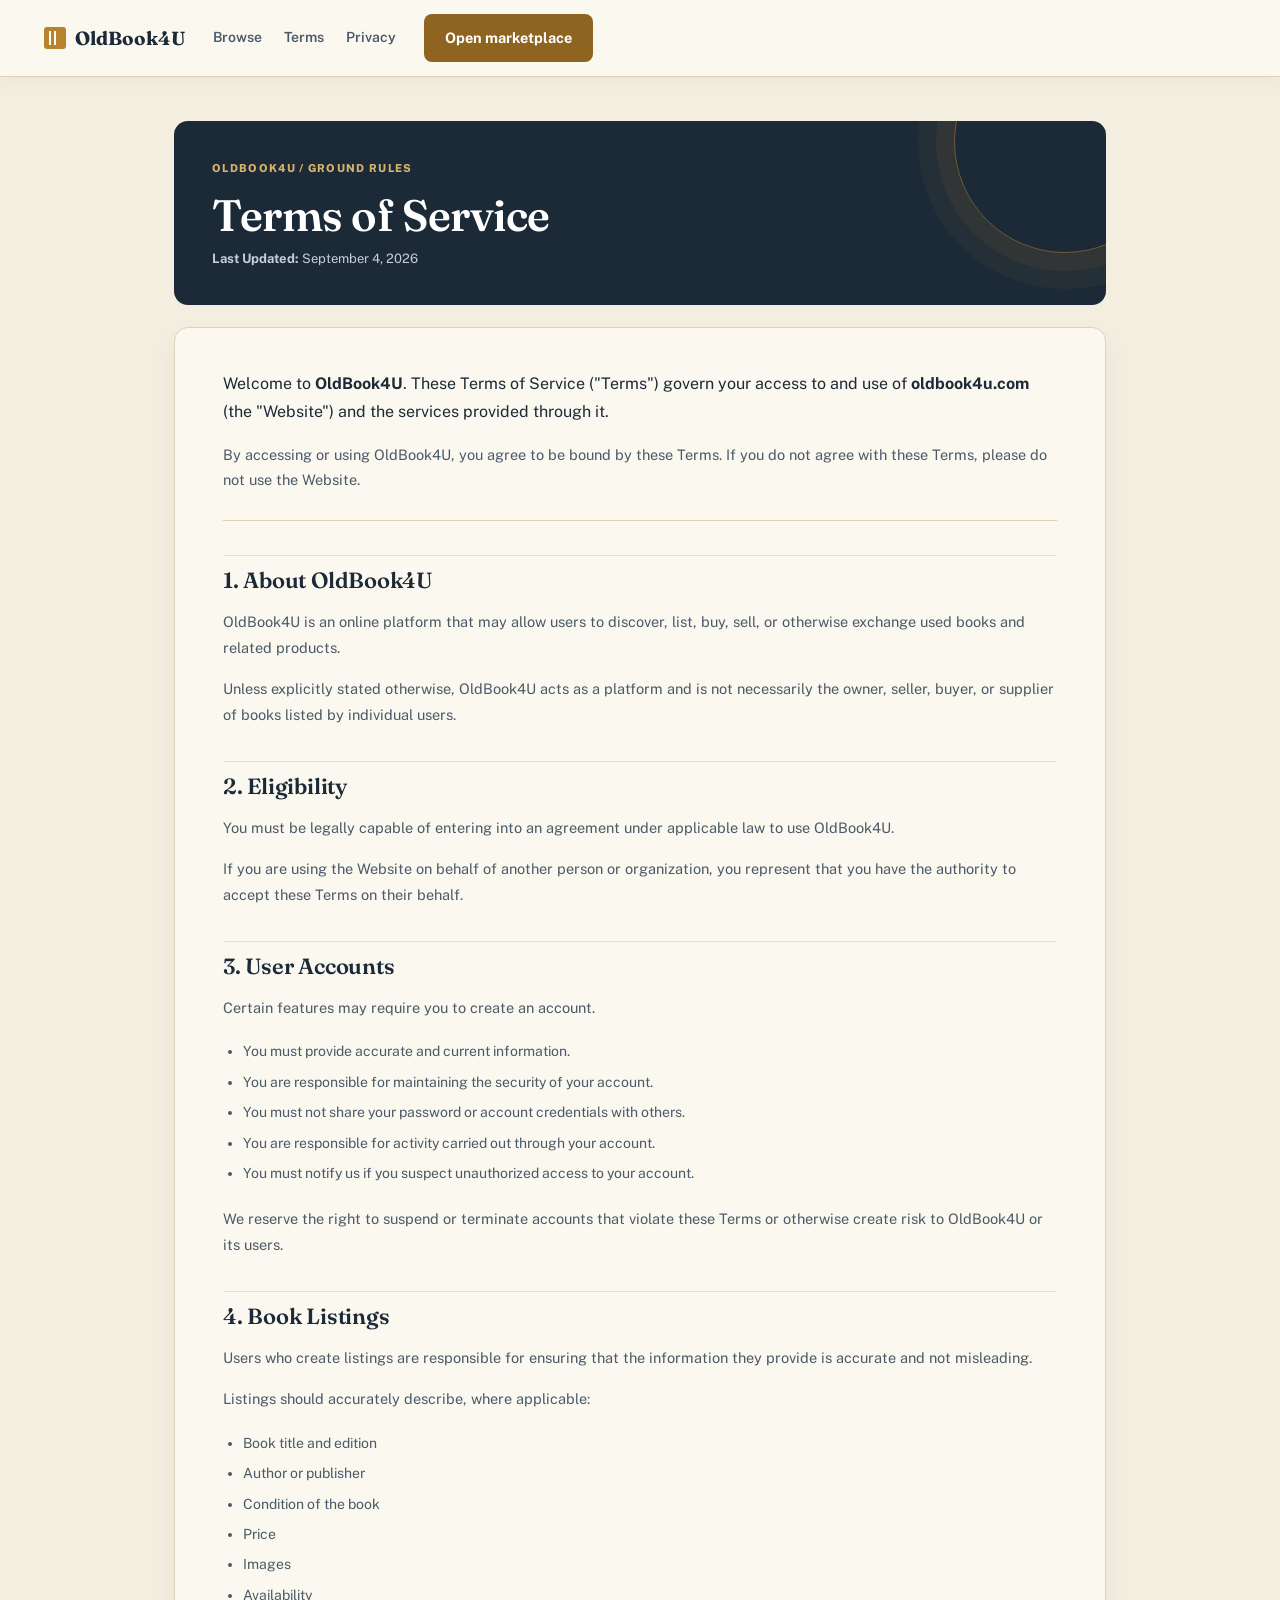
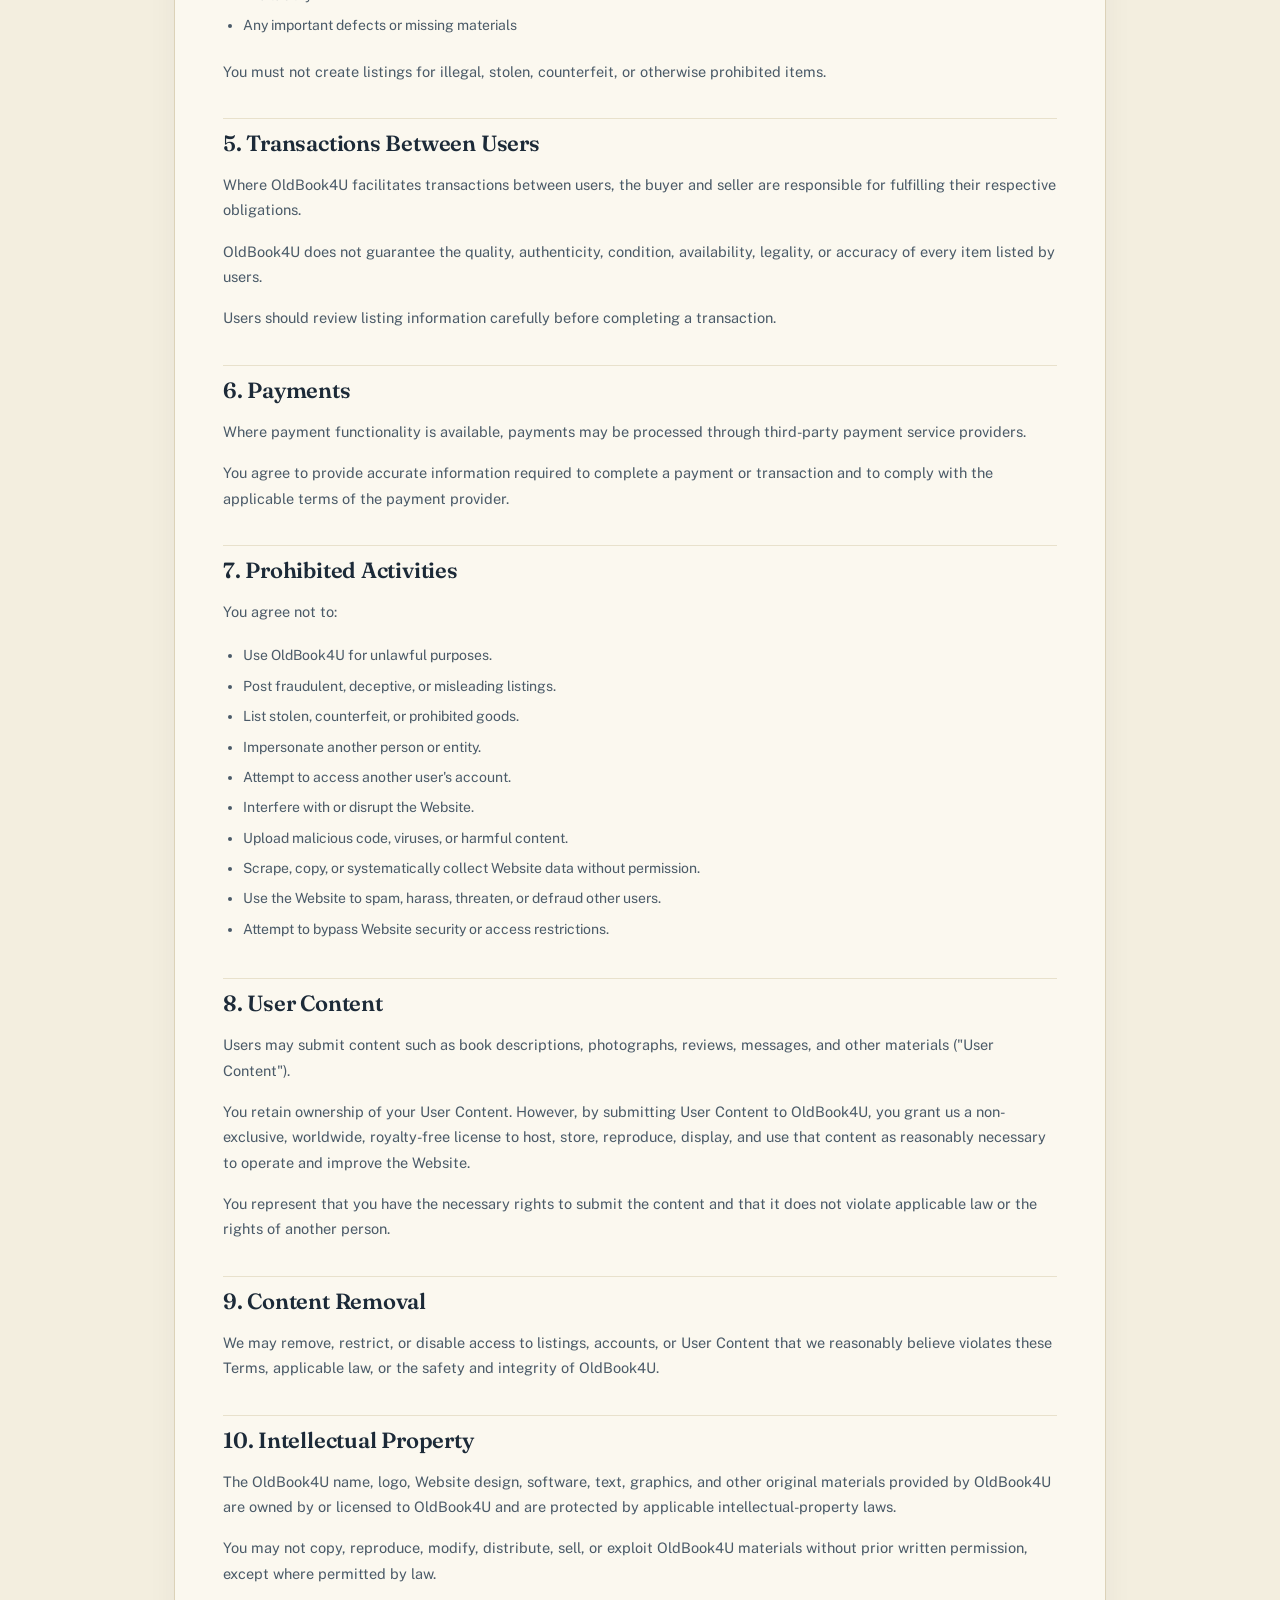
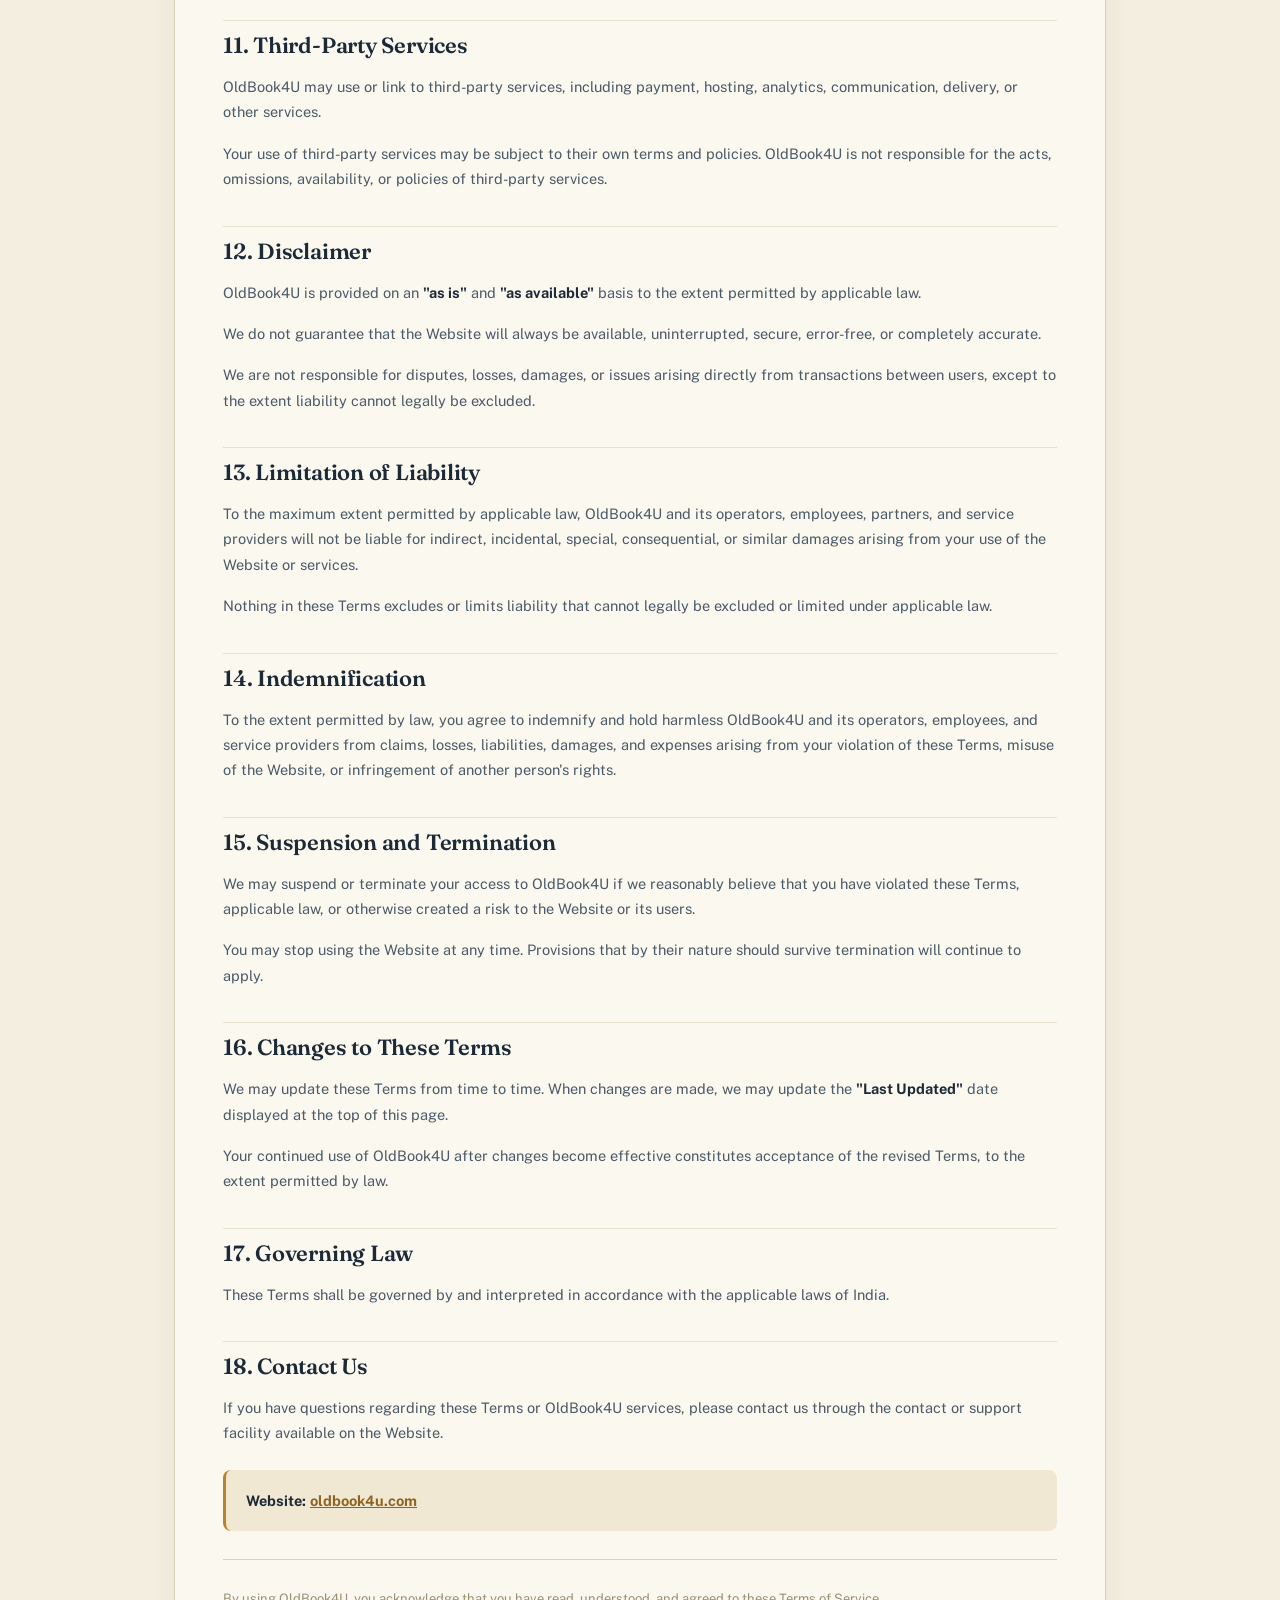
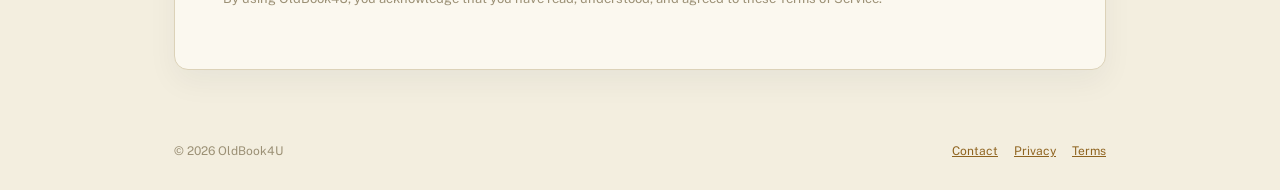
<file: tos.html>
<!DOCTYPE html>
<html lang="en">
<head>
<meta charset="UTF-8">
<meta name="viewport" content="width=device-width, initial-scale=1.0">
<title>Terms of Service — OldBook4U</title>
<meta name="description" content="Read the OldBook4U terms of service.">
<link rel="preconnect" href="https://fonts.googleapis.com">
<link href="https://fonts.googleapis.com/css2?family=Fraunces:ital,opsz,wght@0,9..144,400;0,9..144,500;0,9..144,600;0,9..144,700;1,9..144,500&family=Public+Sans:wght@400;500;600;700;800&display=swap" rel="stylesheet">
<link rel="stylesheet" href="style.css">
</head>
<body class="legal-body">
<header class="navbar">
  <div class="nav-inner">
    <a href="app.html" class="logo"><span class="mark"></span> OldBook4U</a>
    <nav class="nav-links"><a href="app.html">Browse</a><a href="tos.html">Terms</a><a href="privacypolicy.html">Privacy</a></nav>
    <div class="nav-actions"><a class="btn btn-solid" href="app.html">Open marketplace</a></div>
  </div>
</header>

<main class="legal-page">
  <div class="legal-hero">
    <span class="legal-eyebrow">OldBook4U / Ground rules</span>

  <h1 class="legal-title">
    Terms of Service
  </h1>

  <p class="legal-updated">
    <strong>Last Updated:</strong> September 4, 2026
  </p>

  </div>

  <article class="legal-content">

  <p>
    Welcome to <strong>OldBook4U</strong>. These Terms of Service ("Terms")
    govern your access to and use of <strong>oldbook4u.com</strong> (the
    "Website") and the services provided through it.
  </p>

  <p>
    By accessing or using OldBook4U, you agree to be bound by these Terms.
    If you do not agree with these Terms, please do not use the Website.
  </p>

  <hr>

  <h2>1. About OldBook4U</h2>

  <p>
    OldBook4U is an online platform that may allow users to discover, list,
    buy, sell, or otherwise exchange used books and related products.
  </p>

  <p>
    Unless explicitly stated otherwise, OldBook4U acts as a platform and is
    not necessarily the owner, seller, buyer, or supplier of books listed by
    individual users.
  </p>

  <h2>2. Eligibility</h2>

  <p>
    You must be legally capable of entering into an agreement under applicable
    law to use OldBook4U.
  </p>

  <p>
    If you are using the Website on behalf of another person or organization,
    you represent that you have the authority to accept these Terms on their
    behalf.
  </p>

  <h2>3. User Accounts</h2>

  <p>
    Certain features may require you to create an account.
  </p>

  <ul>
    <li>You must provide accurate and current information.</li>
    <li>You are responsible for maintaining the security of your account.</li>
    <li>You must not share your password or account credentials with others.</li>
    <li>You are responsible for activity carried out through your account.</li>
    <li>You must notify us if you suspect unauthorized access to your account.</li>
  </ul>

  <p>
    We reserve the right to suspend or terminate accounts that violate these
    Terms or otherwise create risk to OldBook4U or its users.
  </p>

  <h2>4. Book Listings</h2>

  <p>
    Users who create listings are responsible for ensuring that the information
    they provide is accurate and not misleading.
  </p>

  <p>Listings should accurately describe, where applicable:</p>

  <ul>
    <li>Book title and edition</li>
    <li>Author or publisher</li>
    <li>Condition of the book</li>
    <li>Price</li>
    <li>Images</li>
    <li>Availability</li>
    <li>Any important defects or missing materials</li>
  </ul>

  <p>
    You must not create listings for illegal, stolen, counterfeit, or otherwise
    prohibited items.
  </p>

  <h2>5. Transactions Between Users</h2>

  <p>
    Where OldBook4U facilitates transactions between users, the buyer and
    seller are responsible for fulfilling their respective obligations.
  </p>

  <p>
    OldBook4U does not guarantee the quality, authenticity, condition,
    availability, legality, or accuracy of every item listed by users.
  </p>

  <p>
    Users should review listing information carefully before completing a
    transaction.
  </p>

  <h2>6. Payments</h2>

  <p>
    Where payment functionality is available, payments may be processed through
    third-party payment service providers.
  </p>

  <p>
    You agree to provide accurate information required to complete a payment
    or transaction and to comply with the applicable terms of the payment
    provider.
  </p>

  <h2>7. Prohibited Activities</h2>

  <p>You agree not to:</p>

  <ul>
    <li>Use OldBook4U for unlawful purposes.</li>
    <li>Post fraudulent, deceptive, or misleading listings.</li>
    <li>List stolen, counterfeit, or prohibited goods.</li>
    <li>Impersonate another person or entity.</li>
    <li>Attempt to access another user's account.</li>
    <li>Interfere with or disrupt the Website.</li>
    <li>Upload malicious code, viruses, or harmful content.</li>
    <li>Scrape, copy, or systematically collect Website data without permission.</li>
    <li>Use the Website to spam, harass, threaten, or defraud other users.</li>
    <li>Attempt to bypass Website security or access restrictions.</li>
  </ul>

  <h2>8. User Content</h2>

  <p>
    Users may submit content such as book descriptions, photographs, reviews,
    messages, and other materials ("User Content").
  </p>

  <p>
    You retain ownership of your User Content. However, by submitting User
    Content to OldBook4U, you grant us a non-exclusive, worldwide, royalty-free
    license to host, store, reproduce, display, and use that content as
    reasonably necessary to operate and improve the Website.
  </p>

  <p>
    You represent that you have the necessary rights to submit the content and
    that it does not violate applicable law or the rights of another person.
  </p>

  <h2>9. Content Removal</h2>

  <p>
    We may remove, restrict, or disable access to listings, accounts, or User
    Content that we reasonably believe violates these Terms, applicable law,
    or the safety and integrity of OldBook4U.
  </p>

  <h2>10. Intellectual Property</h2>

  <p>
    The OldBook4U name, logo, Website design, software, text, graphics, and
    other original materials provided by OldBook4U are owned by or licensed
    to OldBook4U and are protected by applicable intellectual-property laws.
  </p>

  <p>
    You may not copy, reproduce, modify, distribute, sell, or exploit OldBook4U
    materials without prior written permission, except where permitted by law.
  </p>

  <h2>11. Third-Party Services</h2>

  <p>
    OldBook4U may use or link to third-party services, including payment,
    hosting, analytics, communication, delivery, or other services.
  </p>

  <p>
    Your use of third-party services may be subject to their own terms and
    policies. OldBook4U is not responsible for the acts, omissions, availability,
    or policies of third-party services.
  </p>

  <h2>12. Disclaimer</h2>

  <p>
    OldBook4U is provided on an <strong>"as is"</strong> and
    <strong>"as available"</strong> basis to the extent permitted by applicable
    law.
  </p>

  <p>
    We do not guarantee that the Website will always be available, uninterrupted,
    secure, error-free, or completely accurate.
  </p>

  <p>
    We are not responsible for disputes, losses, damages, or issues arising
    directly from transactions between users, except to the extent liability
    cannot legally be excluded.
  </p>

  <h2>13. Limitation of Liability</h2>

  <p>
    To the maximum extent permitted by applicable law, OldBook4U and its
    operators, employees, partners, and service providers will not be liable
    for indirect, incidental, special, consequential, or similar damages
    arising from your use of the Website or services.
  </p>

  <p>
    Nothing in these Terms excludes or limits liability that cannot legally
    be excluded or limited under applicable law.
  </p>

  <h2>14. Indemnification</h2>

  <p>
    To the extent permitted by law, you agree to indemnify and hold harmless
    OldBook4U and its operators, employees, and service providers from claims,
    losses, liabilities, damages, and expenses arising from your violation of
    these Terms, misuse of the Website, or infringement of another person's
    rights.
  </p>

  <h2>15. Suspension and Termination</h2>

  <p>
    We may suspend or terminate your access to OldBook4U if we reasonably
    believe that you have violated these Terms, applicable law, or otherwise
    created a risk to the Website or its users.
  </p>

  <p>
    You may stop using the Website at any time. Provisions that by their nature
    should survive termination will continue to apply.
  </p>

  <h2>16. Changes to These Terms</h2>

  <p>
    We may update these Terms from time to time. When changes are made, we may
    update the <strong>"Last Updated"</strong> date displayed at the top of
    this page.
  </p>

  <p>
    Your continued use of OldBook4U after changes become effective constitutes
    acceptance of the revised Terms, to the extent permitted by law.
  </p>

  <h2>17. Governing Law</h2>

  <p>
    These Terms shall be governed by and interpreted in accordance with the
    applicable laws of India.
  </p>

  <h2>18. Contact Us</h2>

  <p>
    If you have questions regarding these Terms or OldBook4U services, please
    contact us through the contact or support facility available on the Website.
  </p>

  <div class="legal-contact">
    <p>
      <strong>Website:</strong>
      <a href="https://oldbook4u.com" target="_blank" rel="noopener noreferrer">
        oldbook4u.com
      </a>
    </p>
  </div>

  <hr>

  <p class="legal-note">
    By using OldBook4U, you acknowledge that you have read, understood, and
    agreed to these Terms of Service.
  </p>

</article>
</main>

<footer class="legal-footer">
  <span>© 2026 OldBook4U</span>
  <span><a href="contact.html">Contact</a><a href="privacypolicy.html">Privacy</a><a href="tos.html">Terms</a></span>
</footer>
</body>
</html>
</file>
<file: style.css>
:root{
  --ink:#1C2A38;
  --ink-soft:#4A5A68;
  --muted:#9B9075;
  --paper:#F3EEDF;
  --paper-raised:#FBF8EF;
  --gold:#B8842B;
  --gold-deep:#8F6420;
  --brick:#A8452B;
  --sage:#5F7A5C;
  --line:#DCD2B8;
  --line-soft:#E8E1CC;
  --whatsapp:#3E7350;
  --radius:10px;
  --maxw:1240px;
}
*{box-sizing:border-box; margin:0; padding:0;}
html{scroll-behavior:smooth;}
body{
  background:var(--paper);
  color:var(--ink);
  font-family:'Public Sans', sans-serif;
  -webkit-font-smoothing:antialiased;
  line-height:1.5;
}
h1,h2,h3,.display{ font-family:'Fraunces', serif; font-weight:600; letter-spacing:-0.01em; }
a{ color:inherit; text-decoration:none; cursor:pointer; }
button{ font-family:inherit; cursor:pointer; }
input,select,textarea{ font-family:inherit; }
img{ max-width:100%; display:block; }

/* ============ BUTTONS ============ */
.btn{
  display:inline-flex; align-items:center; justify-content:center; gap:8px;
  padding:12px 20px; border-radius:8px; font-size:14.5px; font-weight:700;
  border:1.5px solid transparent; transition:transform .12s ease, opacity .12s ease;
  white-space:nowrap;
}
.btn:active{ transform:scale(0.98); }
.btn-solid{ background:var(--gold-deep); color:#fff; }
.btn-solid:hover{ background:#7A5419; }
.btn-outline{ background:transparent; border-color:var(--ink); color:var(--ink); }
.btn-outline:hover{ background:var(--ink); color:var(--paper); }
.btn-ghost{ background:transparent; color:var(--ink); border-color:var(--line); }
.btn-ghost:hover{ background:var(--paper-raised); }
.btn-whatsapp{ background:var(--whatsapp); color:#fff; }
.btn-whatsapp:hover{ background:#345f43; }
.btn-large{ padding:15px 28px; font-size:15.5px; }
.btn-link{
  display:block; text-align:center; background:none; border:none; color:var(--gold-deep);
  font-size:13px; font-weight:700; text-decoration:underline; padding:10px 0; width:100%;
}
.w-full{ width:100%; }
.flex-1{ flex:1; }

/* ============ NAVBAR ============ */
.navbar{
  position:sticky; top:0; z-index:50;
  background:var(--paper-raised);
  border-bottom:1px solid var(--line);
  box-shadow:0 4px 18px rgba(28,42,56,0.04);
}
.nav-inner{
  max-width:var(--maxw); margin:0 auto;
  display:flex; align-items:center; gap:28px;
  padding:14px 24px;
}
.logo{
  font-family:'Fraunces', serif; font-weight:700; font-size:19px;
  display:flex; align-items:center; gap:9px; flex:none;
}
.logo .mark{ width:22px; height:22px; background:var(--gold); border-radius:3px; position:relative; flex:none; }
.logo .mark::after,.logo .mark::before{ content:""; position:absolute; top:4px; bottom:4px; width:2px; background:var(--paper-raised); }
.logo .mark::after{ left:5px; }
.logo .mark::before{ left:10px; }

.nav-links{ display:flex; gap:22px; flex:none; }
.nav-links a{ font-size:14px; font-weight:600; color:var(--ink-soft); }
.nav-links a:hover{ color:var(--ink); }

.nav-search{
  flex:1; max-width:420px;
  display:flex; align-items:center; gap:8px;
  background:var(--paper); border:1px solid var(--line); border-radius:8px;
  padding:9px 12px;
}
.nav-search input{ border:none; outline:none; background:transparent; font-size:14px; width:100%; color:var(--ink); }
.s-icon{ color:var(--muted); font-size:14px; }

.nav-actions{ display:flex; align-items:center; gap:10px; flex:none; }
.account-menu{ position:relative; }
.account-trigger{
  display:flex; align-items:center; gap:8px; border:1px solid var(--line); border-radius:999px;
  background:var(--paper-raised); color:var(--ink); padding:5px 10px 5px 6px; font-size:13px; font-weight:700;
}
.account-trigger:hover, .account-menu.open .account-trigger{ border-color:var(--gold); background:#F6F0E1; }
.account-avatar{
  width:27px; height:27px; border-radius:50%; display:flex; align-items:center; justify-content:center;
  background:var(--ink); color:var(--paper-raised); font-family:'Fraunces',serif; font-size:12px;
}
.account-chevron{ color:var(--muted); font-size:16px; line-height:1; margin-left:2px; }
.account-dropdown{
  display:none; position:absolute; top:calc(100% + 10px); right:0; width:190px; padding:8px;
  background:var(--paper-raised); border:1px solid var(--line); border-radius:10px;
  box-shadow:0 14px 30px rgba(28,42,56,0.14); animation:dropdownIn .14s ease;
}
.account-menu.open .account-dropdown{ display:block; }
.account-heading{ padding:8px 10px 9px; color:var(--muted); font-size:11px; font-weight:700; text-transform:uppercase; letter-spacing:.05em; border-bottom:1px solid var(--line-soft); }
.account-dropdown button{
  display:block; width:100%; border:0; border-radius:6px; background:none; color:var(--ink); text-align:left;
  padding:10px; font-size:13.5px; font-weight:600;
}
.account-dropdown button:hover{ background:var(--paper); }
.account-dropdown .account-danger{ color:var(--brick); border-top:1px solid var(--line-soft); margin-top:4px; }
@keyframes dropdownIn{ from{ opacity:0; transform:translateY(-4px); } to{ opacity:1; transform:translateY(0); } }
.nav-burger{ display:none; background:none; border:none; font-size:20px; color:var(--ink); }

.mobile-menu{
  display:none; flex-direction:column; gap:2px;
  border-top:1px solid var(--line); background:var(--paper-raised);
  padding:8px 24px 16px;
}
.mobile-menu a{ padding:12px 4px; font-size:15px; font-weight:600; border-bottom:1px solid var(--line-soft); }

/* ============ HERO ============ */
.hero{
  background:
    radial-gradient(ellipse at 72% 18%, rgba(66,196,190,.23), transparent 34%),
    radial-gradient(ellipse at 18% 100%, rgba(184,132,43,.16), transparent 38%),
    linear-gradient(135deg, #101D2A 0%, #172A3A 48%, #102B36 100%);
  color:var(--paper-raised);
  padding:64px 24px 72px;
  position:relative;
  overflow:hidden;
  isolation:isolate;
  background-size:140% 140%, auto;
  animation:heroAtmosphere 16s ease-in-out infinite alternate;
}
.hero::before, .hero::after{ z-index:0; pointer-events:none; }
.hero::before{
  content:""; position:absolute; width:380px; height:380px; right:-180px; bottom:-250px;
  border:1px solid rgba(214,179,106,.28); border-radius:50%; box-shadow:0 0 0 22px rgba(214,179,106,.06), 0 0 0 44px rgba(214,179,106,.04);
  animation:orbit 18s linear infinite;
}
.hero::after{
  content:""; position:absolute; inset:-30% 0;
  background-image:
    radial-gradient(circle, rgba(244,230,198,.55) 0 1px, transparent 1.5px),
    radial-gradient(circle, rgba(214,179,106,.42) 0 1.5px, transparent 2px),
    radial-gradient(circle, rgba(255,255,255,.3) 0 1px, transparent 1.5px);
  background-size:150px 190px, 230px 280px, 310px 230px;
  background-position:20px 0, 80px 60px, 150px 20px;
  opacity:.2;
  animation:paperDrift 24s linear infinite;
}
.hero-snow{
  position:absolute; inset:0; z-index:1; pointer-events:none; overflow:hidden;
  background-image:linear-gradient(rgba(92,221,213,.11) 1px, transparent 1px), linear-gradient(90deg, rgba(92,221,213,.11) 1px, transparent 1px);
  background-size:58px 58px; transform:perspective(420px) rotateX(58deg) scale(1.8); transform-origin:50% 100%;
  opacity:.28; mask-image:linear-gradient(to top, rgba(0,0,0,.9), transparent 72%);
  animation:gridFlow 12s linear infinite;
}
.hero-snow::after{
  content:""; position:absolute; inset:0; background:radial-gradient(ellipse at center bottom, rgba(67,224,214,.2), transparent 58%);
  animation:auroraPulse 5s ease-in-out infinite alternate;
}
.snowflake{
  position:absolute; top:-18px; width:var(--snow-size); height:var(--snow-size); border-radius:50%;
  background:#E9FFFF; box-shadow:0 0 8px rgba(210,255,255,.9); opacity:var(--snow-opacity);
  animation:snowFall var(--snow-duration) linear var(--snow-delay) infinite;
}
.hero-inner{ max-width:760px; margin:0 auto; text-align:left; position:relative; z-index:1; }
.hero-art{ position:absolute; z-index:1; right:8%; top:50%; width:270px; height:245px; transform:translateY(-42%); animation:artFloat 5s ease-in-out infinite; }
.shelf-label{ position:absolute; right:0; top:0; color:#D6B36A; font-size:11px; font-weight:800; letter-spacing:.08em; text-transform:uppercase; }
.label-dot{ display:inline-block; width:7px; height:7px; margin-right:6px; border-radius:50%; background:#D6B36A; box-shadow:0 0 0 5px rgba(214,179,106,.12); }
.book{ position:absolute; bottom:28px; display:flex; align-items:center; justify-content:center; border:1px solid rgba(255,255,255,.28); border-radius:4px 7px 7px 4px; box-shadow:12px 14px 20px rgba(0,0,0,.22); transform-origin:bottom center; }
.book::before{ content:""; position:absolute; left:8px; top:8px; bottom:8px; width:2px; background:rgba(255,255,255,.3); }
.book span{ writing-mode:vertical-rl; transform:rotate(180deg); font:700 10px 'Public Sans',sans-serif; letter-spacing:.13em; opacity:.86; }
.book-ochre{ right:80px; width:58px; height:172px; color:#FFF3D3; background:var(--gold-deep); transform:rotate(-8deg); animation:bookTilt 4.5s ease-in-out infinite; }
.book-cream{ right:30px; width:70px; height:188px; color:var(--ink); background:#E9D9B5; transform:rotate(7deg); animation:bookTilt 4.5s .45s ease-in-out infinite reverse; }
.book-brick{ right:132px; width:52px; height:142px; color:#F9EBDC; background:var(--brick); transform:rotate(-17deg); animation:bookTilt 4.5s .8s ease-in-out infinite; }
.bookmark{ position:absolute; right:45px; top:44px; width:18px; height:78px; background:var(--sage); transform:rotate(9deg); box-shadow:3px 4px 8px rgba(0,0,0,.15); }
.bookmark::after{ content:""; position:absolute; bottom:-1px; left:0; border-left:9px solid transparent; border-right:9px solid transparent; border-bottom:10px solid var(--ink); }
.art-star{ position:absolute; color:#D6B36A; font-family:Georgia,serif; }
.star-one{ left:18px; top:58px; font-size:24px; animation:twinkle 2.4s ease-in-out infinite; }
.star-two{ left:52px; top:22px; font-size:30px; animation:twinkle 2.4s .7s ease-in-out infinite; }
.hero h1{ font-size:clamp(30px, 4.4vw, 46px); line-height:1.15; color:#fff; max-width:640px; animation:riseIn .7s .08s both cubic-bezier(.2,.8,.2,1); }
.hero p{ margin-top:16px; font-size:16px; color:#C7CFD6; max-width:520px; animation:riseIn .7s .2s both cubic-bezier(.2,.8,.2,1); }
.hero-search{
  margin-top:30px; display:flex; align-items:center; gap:10px;
  background:var(--paper-raised); border-radius:10px; padding:8px 8px 8px 16px;
  max-width:560px;
  animation:riseIn .7s .34s both cubic-bezier(.2,.8,.2,1);
  box-shadow:0 12px 30px rgba(0,0,0,.12);
  transition:box-shadow .2s ease, transform .2s ease;
}
.hero-search:focus-within{ transform:translateY(-2px); box-shadow:0 16px 34px rgba(0,0,0,.2); }
.hero-search .s-icon{ color:var(--muted); }
.hero-search input{
  flex:1; border:none; outline:none; background:transparent; font-size:15px; color:var(--ink); padding:8px 0;
}
.location-prompt{
  display:flex; align-items:center; gap:10px; width:max-content; max-width:100%; margin-top:18px;
  color:#E9DFC8; animation:riseIn .7s .48s both cubic-bezier(.2,.8,.2,1);
}
.location-pulse{
  width:32px; height:32px; border:1px solid rgba(214,179,106,.55); border-radius:50%; display:flex;
  align-items:center; justify-content:center; color:#D6B36A; font-size:20px; animation:locationPulse 2.4s ease-in-out infinite;
}
.location-prompt span:nth-child(2){ display:flex; flex-direction:column; gap:1px; }
.location-prompt strong{ font-size:13px; color:#fff; }
.location-prompt small{ font-size:11.5px; color:#B7C1C8; }
.location-prompt button{
  border:1px solid rgba(214,179,106,.6); border-radius:999px; background:rgba(255,255,255,.06); color:#F4E6C6;
  padding:8px 12px; font:700 12px 'Public Sans',sans-serif; cursor:pointer; transition:background .2s ease, transform .2s ease;
}
.location-prompt button:hover{ background:rgba(214,179,106,.16); transform:translateY(-1px); }
.location-prompt.is-ready .location-pulse{ background:var(--sage); border-color:var(--sage); color:#fff; animation:none; }
@keyframes locationPulse{ 0%,100%{ box-shadow:0 0 0 0 rgba(214,179,106,.28); } 50%{ box-shadow:0 0 0 8px rgba(214,179,106,0); } }

/* ============ SECTIONS ============ */
.section-wrap{ max-width:var(--maxw); margin:0 auto; padding:44px 24px; }
.narrow-wrap{ max-width:760px; }
.section-title{ font-size:23px; margin-bottom:20px; }
.section-title.no-margin{ margin-bottom:0; }
.page-title{ font-size:28px; }
.page-sub{ color:var(--ink-soft); margin-top:6px; margin-bottom:30px; font-size:14.5px; }

/* ============ CATEGORY GRID ============ */
.cat-grid{
  display:grid; grid-template-columns:repeat(6,1fr); gap:14px;
}
.cat-card{
  background:var(--paper-raised); border:1px solid var(--line); border-radius:var(--radius);
  padding:22px 10px; text-align:center; transition:border-color .15s ease, transform .15s ease, box-shadow .15s ease;
  animation:cardReveal .55s both cubic-bezier(.2,.8,.2,1);
}
.cat-card:nth-child(2){ animation-delay:.06s; }
.cat-card:nth-child(3){ animation-delay:.12s; }
.cat-card:nth-child(4){ animation-delay:.18s; }
.cat-card:nth-child(5){ animation-delay:.24s; }
.cat-card:nth-child(6){ animation-delay:.30s; }
.cat-card:hover{ border-color:var(--gold); transform:translateY(-4px); box-shadow:0 10px 18px rgba(28,42,56,.08); }
.cat-emoji{ font-size:26px; margin-bottom:8px; }
.cat-name{ font-size:13px; font-weight:700; color:var(--ink-soft); }
.featured-section{ max-width:var(--maxw); margin:0 auto; padding:12px 24px 60px; }
.featured-head{ display:flex; align-items:end; justify-content:space-between; gap:18px; margin-bottom:18px; }
.featured-head .section-title{ margin:7px 0 0; }
.browse-more{ border:0; border-bottom:1px solid var(--gold-deep); background:none; color:var(--gold-deep); padding:6px 0; font:800 13px 'Public Sans',sans-serif; cursor:pointer; transition:color .2s ease, transform .2s ease; }
.browse-more span{ display:inline-block; margin-left:5px; transition:transform .2s ease; }
.browse-more:hover{ color:var(--brick); transform:translateY(-2px); }
.browse-more:hover span{ transform:translate(3px,-2px); }
.featured-grid{ grid-template-columns:repeat(4, minmax(0, 1fr)); }
.featured-empty{ padding:30px; }

/* ============ BROWSE LAYOUT ============ */
.browse-page-head{ max-width:var(--maxw); margin:0 auto; padding:42px 24px 20px; display:flex; align-items:end; justify-content:space-between; gap:20px; }
.browse-kicker{ color:var(--gold-deep); font-size:11px; font-weight:800; letter-spacing:.1em; text-transform:uppercase; }
.browse-page-head .page-title{ margin-top:7px; }
.browse-page-head .page-sub{ margin-bottom:0; }
.filter-toggle{ display:inline-flex; align-items:center; gap:8px; border:1px solid var(--line); border-radius:999px; background:var(--paper-raised); color:var(--ink); padding:11px 16px; font:700 13px 'Public Sans',sans-serif; box-shadow:0 5px 14px rgba(28,42,56,.06); transition:background .2s ease, transform .2s ease, border-color .2s ease; }
.filter-toggle:hover, .filter-toggle[aria-expanded="true"]{ background:#F1E8D4; border-color:var(--gold); transform:translateY(-1px); }
.filter-menu{ max-width:var(--maxw); margin:0 auto; padding:0 24px; display:none; grid-template-columns:repeat(4,1fr); gap:14px; align-items:end; }
.filter-menu.open{ display:grid; animation:filterDrop .18s ease both; }
.filter-menu .filter-group{ margin-bottom:0; }
.filter-actions{ display:flex; align-items:center; gap:10px; }
.filter-actions .btn{ padding:9px 13px; font-size:13px; }
.filter-actions .btn-link{ width:auto; padding:8px 0; }
.browse-results{ max-width:var(--maxw); margin:0 auto; padding:20px 24px 60px; }
@keyframes filterDrop{ from{ opacity:0; transform:translateY(-8px); } to{ opacity:1; transform:translateY(0); } }
.filter-group{ margin-bottom:12px; }
.filter-group label{ font-size:10.5px; font-weight:800; text-transform:uppercase; letter-spacing:.05em; color:var(--muted); display:block; margin-bottom:5px; }
.filter-group select, .filter-group input{
  width:100%; border:1px solid var(--line); background:var(--paper); border-radius:7px;
  padding:8px 9px; font-size:13px; color:var(--ink); outline:none;
}
.filter-group select:focus, .filter-group input:focus{ border-color:var(--gold); }
.listings-head{ display:flex; align-items:baseline; justify-content:space-between; margin-bottom:20px; }
.results-count{ font-size:13px; color:var(--ink-soft); }

/* ============ BOOK GRID / CARDS ============ */
.grid{
  display:grid; grid-template-columns:repeat(auto-fill, minmax(200px, 1fr)); gap:18px;
}
.book-card{
  background:var(--paper-raised); border:1px solid var(--line); border-radius:var(--radius);
  overflow:hidden; position:relative; cursor:pointer;
  transition:transform .15s ease, box-shadow .15s ease;
  animation:cardReveal .55s both cubic-bezier(.2,.8,.2,1);
}
.book-card:nth-child(2){ animation-delay:.06s; }
.book-card:nth-child(3){ animation-delay:.12s; }
.book-card:nth-child(4){ animation-delay:.18s; }
.book-card:nth-child(5){ animation-delay:.24s; }
.book-card:nth-child(6){ animation-delay:.30s; }
.book-card:hover{ transform:translateY(-3px); box-shadow:0 10px 24px rgba(28,42,56,0.10); }
.book-card .spine{ position:absolute; left:0; top:0; bottom:0; width:4px; z-index:2; }
.book-cover{ height:190px; background-size:cover; background-position:center; position:relative; border-bottom:1px solid var(--line); background-color:var(--line-soft); }
.book-cover.sold-cover{ opacity:.55; }
.badge-sold{
  position:absolute; top:10px; left:10px; background:var(--brick); color:#fff;
  font-size:10.5px; font-weight:700; letter-spacing:.03em; padding:4px 9px; border-radius:5px; z-index:2;
}
.fav{
  position:absolute; top:10px; right:10px; width:30px; height:30px; border-radius:50%;
  background:rgba(251,248,239,0.92); display:flex; align-items:center; justify-content:center; color:var(--brick); z-index:2;
  border:none; font-size:15px;
}
.book-info{ padding:13px 14px 15px; }
.book-price{ font-family:'Fraunces', serif; font-weight:700; font-size:18px; }
.book-title{
  font-size:13.5px; color:var(--ink-soft); margin-top:3px; line-height:1.35;
  display:-webkit-box; -webkit-line-clamp:2; -webkit-box-orient:vertical; overflow:hidden; min-height:2.6em;
}
.book-meta{ display:flex; align-items:center; gap:4px; margin-top:9px; font-size:11.5px; color:var(--sage); font-weight:700; }

.empty-state{ text-align:center; padding:70px 30px; color:var(--ink-soft); }
.empty-state .big{ font-size:40px; margin-bottom:14px; }
.empty-state h3{ font-size:18px; color:var(--ink); margin-bottom:6px; }
.empty-state p{ font-size:14px; line-height:1.5; max-width:340px; margin:0 auto; }

@keyframes riseIn{ from{ opacity:0; transform:translateY(18px); } to{ opacity:1; transform:translateY(0); } }
@keyframes cardReveal{ from{ opacity:0; transform:translateY(14px); } to{ opacity:1; transform:translateY(0); } }
@keyframes heroAtmosphere{ from{ background-position:80% 20%, 0 0; } to{ background-position:100% 35%, 0 0; } }
@keyframes orbit{ to{ transform:rotate(360deg); } }
@keyframes paperDrift{ from{ transform:translate3d(0,-4%,0); } to{ transform:translate3d(24px,4%,0); } }
@keyframes snowFall{ 0%{ transform:translate3d(0,-20px,0) rotate(0); } 45%{ margin-left:24px; } 100%{ transform:translate3d(-18px,560px,0) rotate(180deg); } }
@keyframes gridFlow{ from{ background-position:0 0, 0 0; } to{ background-position:0 58px, 58px 0; } }
@keyframes auroraPulse{ from{ opacity:.3; transform:scaleX(.92); } to{ opacity:.9; transform:scaleX(1.08); } }
@keyframes artFloat{ 0%,100%{ margin-top:0; } 50%{ margin-top:-8px; } }
@keyframes bookTilt{ 0%,100%{ filter:brightness(1); } 50%{ filter:brightness(1.08); } }
@keyframes twinkle{ 0%,100%{ opacity:.35; transform:scale(.8); } 50%{ opacity:1; transform:scale(1.15); } }

@media (prefers-reduced-motion: reduce){
  *, *::before, *::after{ animation-duration:.01ms !important; animation-iteration-count:1 !important; scroll-behavior:auto !important; transition-duration:.01ms !important; }
  .hero-art{ transform:translateY(-42%); }
  .hero-snow{ animation:none; }
  .snowflake{ animation:none; display:none; }
}

/* ============ DETAIL VIEW ============ */
.detail-wrap{ max-width:1000px; }
.back-link{ background:none; border:none; font-size:13.5px; font-weight:700; color:var(--ink-soft); margin-bottom:20px; }
.back-link:hover{ color:var(--ink); }
.detail-grid{ display:grid; grid-template-columns:1fr 1fr; gap:44px; align-items:start; }
.detail-image{
  aspect-ratio:3/4; border-radius:var(--radius); background-size:cover; background-position:center;
  background-color:var(--line-soft); border:1px solid var(--line); position:sticky; top:88px;
}
.detail-top-row{ display:flex; align-items:center; justify-content:space-between; }
.pill{ font-size:12px; font-weight:700; padding:6px 12px; border-radius:999px; }
.pill-cat{ background:#EDE3CC; color:var(--gold-deep); }
.icon-btn{
  width:38px; height:38px; border-radius:50%; border:1px solid var(--line); background:var(--paper-raised);
  display:flex; align-items:center; justify-content:center; font-size:16px; color:var(--brick);
}
.detail-title{ font-size:26px; margin-top:14px; line-height:1.3; }
.detail-price{ font-family:'Fraunces', serif; font-weight:700; font-size:30px; margin-top:8px; }
.detail-meta-row{ display:flex; gap:10px; margin-top:16px; flex-wrap:wrap; }
.meta-pill{
  font-size:12.5px; font-weight:600; color:var(--ink-soft); border:1px solid var(--line); border-radius:7px;
  padding:8px 12px; display:flex; align-items:center; gap:6px; background:var(--paper-raised);
}
.detail-notes{ margin-top:18px; font-size:14px; color:var(--ink-soft); line-height:1.6; }

.seller-card{
  margin-top:22px; border:1px solid var(--line); border-radius:var(--radius); padding:14px 16px;
  display:flex; align-items:center; justify-content:space-between; background:var(--paper-raised);
}
.who{ display:flex; align-items:center; gap:12px; }
.avatar{
  width:42px; height:42px; border-radius:50%; background:var(--ink); color:var(--paper);
  display:flex; align-items:center; justify-content:center; font-family:'Fraunces',serif; font-weight:700; font-size:16px; flex:none;
}
.sname{ font-size:14.5px; font-weight:700; }
.ssub{ font-size:12.5px; color:var(--ink-soft); }

.safety-card{
  margin-top:22px; border:1px solid var(--line); border-left:3px solid var(--brick); border-radius:8px;
  padding:16px 18px 14px; background:var(--paper-raised);
}
.safety-card h3{ font-size:15px; color:var(--brick); font-weight:700; }
.safety-card ul{ list-style:none; margin-top:10px; }
.safety-card li{ font-size:13.5px; color:var(--ink-soft); padding:5px 0; display:flex; gap:8px; line-height:1.45; }
.safety-card li::before{ content:"–"; color:var(--brick); font-weight:700; flex:none; }
.disclaimer{ font-size:12px; color:var(--muted); margin-top:10px; padding-top:10px; border-top:1px solid var(--line-soft); line-height:1.5; }

.contact-row{ display:flex; gap:12px; margin-top:24px; }

/* ============ FORMS (Sell + Auth) ============ */
.sell-form{ margin-top:6px; }
.form-grid{ display:grid; grid-template-columns:1fr 1fr; gap:20px; }
.field{ display:flex; flex-direction:column; }
.field.span-2{ grid-column: span 2; }
.field label{ font-size:12px; font-weight:700; text-transform:uppercase; letter-spacing:.05em; color:var(--ink-soft); margin-bottom:8px; }
.field input, .field select, .field textarea{
  border:1px solid var(--line); background:var(--paper-raised); border-radius:8px;
  padding:12px 14px; font-size:14.5px; color:var(--ink); outline:none; width:100%;
}
.field textarea{ resize:vertical; min-height:80px; }
.field input:focus, .field select:focus, .field textarea:focus{ border-color:var(--gold); }

.upload-box{
  border:1.5px dashed var(--line); border-radius:var(--radius); padding:34px 14px; text-align:center;
  color:var(--ink-soft); font-size:13.5px; background:var(--paper-raised); cursor:pointer; display:flex;
  flex-direction:column; align-items:center; gap:6px; transition:border-color .15s ease;
}
.upload-box:hover{ border-color:var(--gold); }
.upload-box .icon{ font-size:24px; }
.upload-box.has-image{ padding:0; overflow:hidden; height:220px; }
.upload-box.has-image img{ width:100%; height:100%; object-fit:cover; }

#sellForm .btn-large{ margin-top:8px; }

/* ============ MY LISTINGS CARDS ============ */
.mylisting-card .lactions{ display:flex; gap:8px; padding:0 14px 14px; }
.laction{
  flex:1; font-size:12px; font-weight:700; padding:8px 0; border-radius:7px; border:1px solid var(--line);
  background:var(--paper-raised); color:var(--ink-soft); text-align:center;
}
.laction.sold-btn{ color:var(--sage); border-color:#C8D6C4; }
.laction.sold-btn:hover{ background:#EAEFE6; }
.laction.del-btn{ color:var(--brick); border-color:#E3C3B7; }
.laction.del-btn:hover{ background:#F3E2DC; }
.status-tag{ display:inline-block; font-size:10.5px; font-weight:700; padding:4px 9px; border-radius:5px; }
.status-tag.live{ background:#EAEFE6; color:var(--sage); }
.status-tag.sold{ background:#F3E2DC; color:var(--brick); }

/* ============ MODAL ============ */
.modal-backdrop{
  display:none; position:fixed; inset:0; background:rgba(28,42,56,0.5); z-index:100;
  align-items:center; justify-content:center; padding:20px;
}
.modal-backdrop.active{ display:flex; }
.modal{
  background:var(--paper-raised); border-radius:14px; padding:28px; width:100%; max-width:400px; position:relative;
  box-shadow:0 20px 60px rgba(0,0,0,0.25);
}
.modal-close{ position:absolute; top:14px; right:16px; background:none; border:none; font-size:22px; color:var(--ink-soft); }
.modal-tabs{ display:flex; gap:4px; background:var(--paper); border-radius:8px; padding:4px; margin-bottom:22px; }
.modal-tab{ flex:1; border:none; background:none; padding:9px 0; border-radius:6px; font-size:13.5px; font-weight:700; color:var(--ink-soft); }
.modal-tab.active{ background:var(--paper-raised); color:var(--ink); box-shadow:0 1px 3px rgba(0,0,0,0.08); }
.google-btn{ display:flex; align-items:center; justify-content:center; gap:10px; margin-bottom:0; }
.modal-divider{
  display:flex; align-items:center; gap:12px; margin:18px 0;
  color:var(--muted); font-size:12px; font-weight:600; text-transform:uppercase; letter-spacing:.04em;
}
.modal-divider::before, .modal-divider::after{ content:""; flex:1; height:1px; background:var(--line); }
.modal-form .field{ margin-bottom:14px; }
.form-error{ color:var(--brick); font-size:13px; margin-top:10px; text-align:center; min-height:1em; }

/* ============ TOAST ============ */
.toast{
  position:fixed; bottom:24px; left:50%; transform:translateX(-50%) translateY(20px);
  background:var(--ink); color:var(--paper-raised); padding:13px 22px; border-radius:8px;
  font-size:13.5px; font-weight:600; opacity:0; pointer-events:none; transition:all .25s ease; z-index:200;
}
.toast.show{ opacity:1; transform:translateX(-50%) translateY(0); }

/* ============ VIEW SWITCHING ============ */
.view{ display:none; animation:fadeIn .2s ease; }
.view.active{ display:block; }
@keyframes fadeIn{ from{opacity:0;} to{opacity:1;} }

/* ============ FOOTER ============ */
.site-footer{ background:var(--ink); color:#C7CFD6; margin-top:40px; }
.footer-inner{
  max-width:var(--maxw); margin:0 auto; padding:48px 24px 32px;
  display:flex; justify-content:space-between; gap:40px; flex-wrap:wrap;
}
.footer-brand{ max-width:320px; }
.footer-brand .logo{ color:#fff; }
.footer-brand .logo .mark{ background:var(--gold); }
.footer-brand p{ margin-top:12px; font-size:13.5px; color:#9AA6B0; line-height:1.55; }
.footer-links{ display:flex; gap:60px; }
.footer-links h4{ font-size:13px; color:#fff; margin-bottom:12px; }
.footer-links a{ display:block; font-size:13.5px; color:#9AA6B0; padding:5px 0; }
.footer-links a:hover{ color:#fff; }
.footer-bottom{ border-top:1px solid rgba(255,255,255,0.1); text-align:center; padding:18px; font-size:12.5px; color:#7C8792; }

/* ============ LEGAL PAGES ============ */
.legal-body{ min-height:100vh; }
.legal-page{ max-width:980px; margin:0 auto; padding:44px 24px 72px; }
.legal-hero{
  background:var(--ink); color:var(--paper-raised); border-radius:14px; padding:34px 38px 36px;
  position:relative; overflow:hidden; margin-bottom:22px;
}
.legal-hero::after{
  content:""; position:absolute; width:220px; height:220px; right:-70px; top:-90px;
  border:1px solid rgba(184,132,43,.55); border-radius:50%; box-shadow:0 0 0 18px rgba(184,132,43,.08), 0 0 0 36px rgba(184,132,43,.05);
}
.legal-eyebrow{ color:#D6B36A; font-size:11px; font-weight:800; letter-spacing:.12em; text-transform:uppercase; }
.legal-title{ color:#fff; font-size:clamp(30px,5vw,44px); line-height:1.1; margin:12px 0 10px; }
.legal-updated{ color:#C7CFD6; font-size:13px; margin:0; }
.legal-content{
  background:var(--paper-raised); border:1px solid var(--line); border-radius:14px; padding:42px 48px;
  box-shadow:0 12px 30px rgba(28,42,56,0.05);
}
.legal-content > p:first-child{ font-size:16px; color:var(--ink); }
.legal-content p{ color:var(--ink-soft); font-size:14.5px; line-height:1.75; margin:0 0 16px; }
.legal-content h2{ color:var(--ink); font-size:22px; margin:34px 0 12px; padding-top:8px; border-top:1px solid var(--line-soft); }
.legal-content h3{ color:var(--gold-deep); font-size:17px; margin:24px 0 8px; }
.legal-content ul{ margin:0 0 18px 20px; color:var(--ink-soft); }
.legal-content li{ padding:4px 0; font-size:14px; line-height:1.6; }
.legal-content strong{ color:var(--ink); }
.legal-content hr{ border:0; border-top:1px solid var(--line); margin:28px 0; }
.legal-content a{ color:var(--gold-deep); text-decoration:underline; font-weight:700; }
.legal-contact{ background:#F1E8D4; border-left:3px solid var(--gold); border-radius:8px; padding:18px 20px; margin-top:24px; }
.legal-contact p{ margin:0 0 8px; }
.legal-contact p:last-child{ margin-bottom:0; }
.legal-note{ color:var(--muted) !important; font-size:13px !important; }
.legal-footer{ display:flex; justify-content:space-between; gap:16px; max-width:980px; margin:0 auto; padding:0 24px 30px; color:var(--muted); font-size:12px; }
.legal-footer a{ color:var(--gold-deep); text-decoration:underline; margin-left:16px; }
.contact-page{ max-width:980px; margin:0 auto; padding:44px 24px 72px; }
.contact-intro{ background:var(--ink); color:var(--paper-raised); border-radius:14px; padding:38px; position:relative; overflow:hidden; }
.contact-intro::after{ content:""; position:absolute; width:240px; height:240px; right:-90px; top:-120px; border:1px solid rgba(214,179,106,.4); border-radius:50%; box-shadow:0 0 0 20px rgba(214,179,106,.07), 0 0 0 40px rgba(214,179,106,.04); }
.contact-eyebrow{ color:#D6B36A; font-size:11px; font-weight:800; letter-spacing:.12em; text-transform:uppercase; }
.contact-intro h1{ color:#fff; font-size:clamp(32px,5vw,48px); margin:12px 0 10px; }
.contact-intro p{ max-width:560px; color:#C7CFD6; font-size:15px; line-height:1.7; }
.contact-email{ display:inline-block; margin-top:18px; color:#F4E6C6; text-decoration:underline; font-weight:700; }
.contact-layout{ display:grid; grid-template-columns:.8fr 1.2fr; gap:22px; margin-top:22px; align-items:start; }
.contact-note, .contact-form{ background:var(--paper-raised); border:1px solid var(--line); border-radius:14px; padding:28px; box-shadow:0 12px 30px rgba(28,42,56,.05); }
.contact-note{ background:#F1E8D4; border-left:3px solid var(--gold); }
.contact-note-mark{ color:var(--brick); font-size:22px; }
.contact-note h2{ font-size:24px; margin:12px 0 10px; }
.contact-note p{ color:var(--ink-soft); font-size:14px; line-height:1.7; }
.contact-note-links{ display:grid; gap:12px; margin-top:24px; }
.contact-note-links a{ color:var(--gold-deep); font-size:13px; font-weight:700; text-decoration:underline; }
.contact-note-links span{ text-decoration:none; }
.contact-form-heading{ display:flex; align-items:baseline; justify-content:space-between; gap:12px; margin-bottom:22px; font-family:'Fraunces',serif; font-size:22px; }
.contact-form-heading small{ color:var(--muted); font:600 11px 'Public Sans',sans-serif; }
.contact-form-grid{ display:grid; grid-template-columns:1fr 1fr; gap:16px; }
.contact-form .field span{ color:var(--ink-soft); font-size:11px; font-weight:800; letter-spacing:.05em; text-transform:uppercase; margin-bottom:7px; }
.contact-form .field input, .contact-form .field select, .contact-form .field textarea{ border:1px solid var(--line); background:var(--paper); border-radius:8px; padding:11px 12px; color:var(--ink); outline:none; }
.contact-form .field textarea{ min-height:130px; resize:vertical; }
.contact-form .field input:focus, .contact-form .field select:focus, .contact-form .field textarea:focus{ border-color:var(--gold); }
.contact-form .field-full{ grid-column:1 / -1; }
.contact-form .btn{ margin-top:20px; }
.contact-form-foot{ color:var(--muted); font-size:11.5px; margin-top:10px; }
.contact-footer{ max-width:980px; }

/* ============ RESPONSIVE ============ */
@media (max-width: 980px){
  .nav-links, .nav-search{ display:none; }
  .nav-burger{ display:block; }
  .mobile-menu.active{ display:flex; }
  .detail-grid{ grid-template-columns:1fr; }
  .detail-image{ position:static; aspect-ratio:16/10; }
  .cat-grid{ grid-template-columns:repeat(3,1fr); }
  .hero-art{ right:4%; opacity:.36; transform:translateY(-42%) scale(.84); transform-origin:right center; }
  .filter-menu{ grid-template-columns:repeat(2,1fr); }
  .featured-grid{ grid-template-columns:repeat(2, minmax(0, 1fr)); }
}
@media (max-width: 640px){
  .nav-inner{ padding:12px 16px; }
  .nav-actions .btn-ghost, .account-menu{ display:none !important; }
  .hero{ padding:44px 18px 52px; }
  .hero-art{ right:-34px; top:32px; transform:scale(.56); transform-origin:top right; opacity:.28; }
  .location-prompt{ width:100%; flex-wrap:wrap; }
  .location-prompt button{ margin-left:42px; }
  .section-wrap{ padding:32px 18px; }
  .featured-section{ padding:8px 18px 48px; }
  .featured-head{ align-items:start; flex-direction:column; }
  .featured-grid{ grid-template-columns:1fr 1fr; gap:12px; }
  .browse-page-head{ padding:32px 18px 16px; align-items:start; flex-direction:column; }
  .browse-page-head .filter-toggle{ align-self:flex-start; }
  .filter-menu{ grid-template-columns:1fr; padding:0 18px; }
  .filter-actions{ justify-content:space-between; }
  .browse-results{ padding:20px 18px 48px; }
  .form-grid{ grid-template-columns:1fr; }
  .field.span-2{ grid-column: span 1; }
  .cat-grid{ grid-template-columns:repeat(2,1fr); }
  .contact-row{ flex-direction:column; }
  .footer-inner{ flex-direction:column; }
  .footer-links{ gap:32px; }
  .legal-page{ padding:24px 16px 48px; }
  .legal-hero{ padding:28px 24px; border-radius:10px; }
  .legal-content{ padding:28px 22px; border-radius:10px; }
  .legal-content h2{ font-size:20px; margin-top:28px; }
  .legal-footer{ flex-direction:column; padding:0 16px 24px; }
  .contact-page{ padding:24px 16px 48px; }
  .contact-intro{ padding:28px 24px; border-radius:10px; }
  .contact-layout{ grid-template-columns:1fr; }
  .contact-note, .contact-form{ padding:24px 20px; border-radius:10px; }
  .contact-form-grid{ grid-template-columns:1fr; }
  .contact-form .field-full{ grid-column:auto; }
  .contact-form-heading{ display:block; }
  .contact-form-heading small{ display:block; margin-top:5px; }
}
</file>
